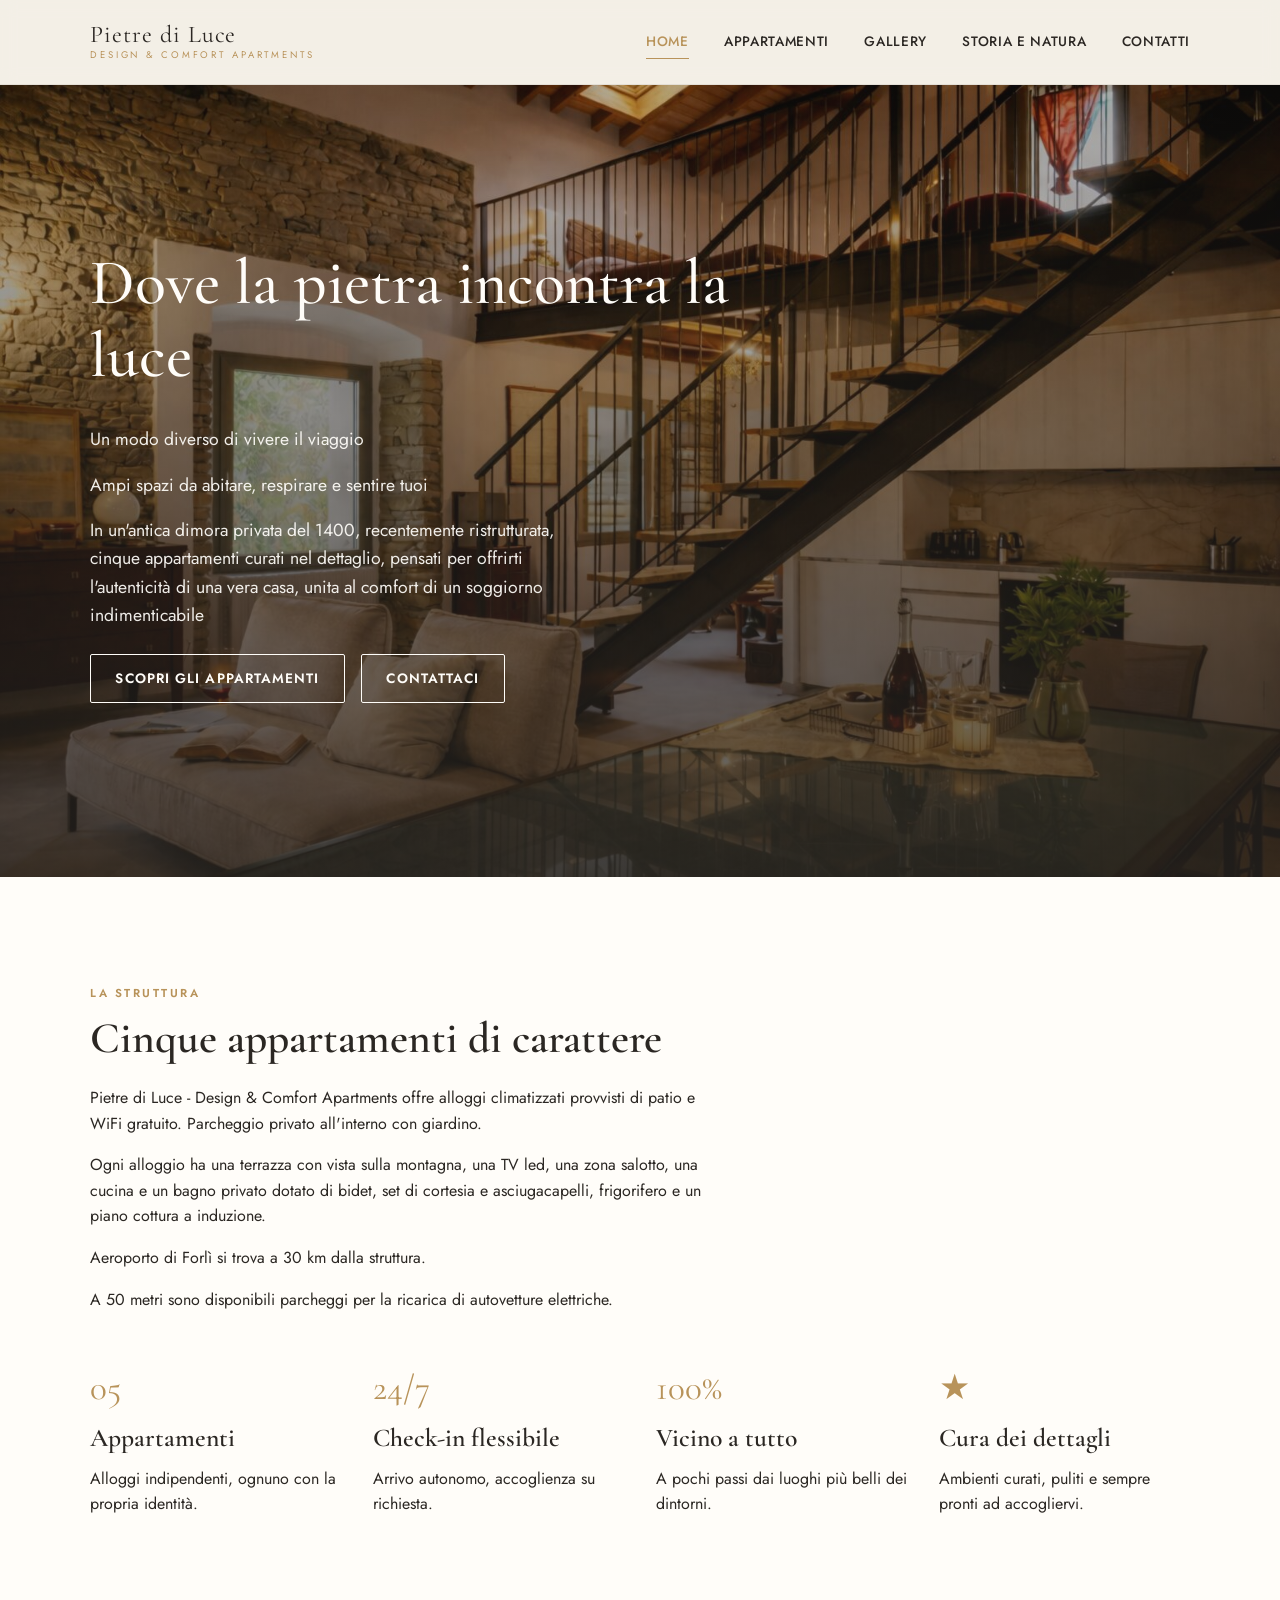
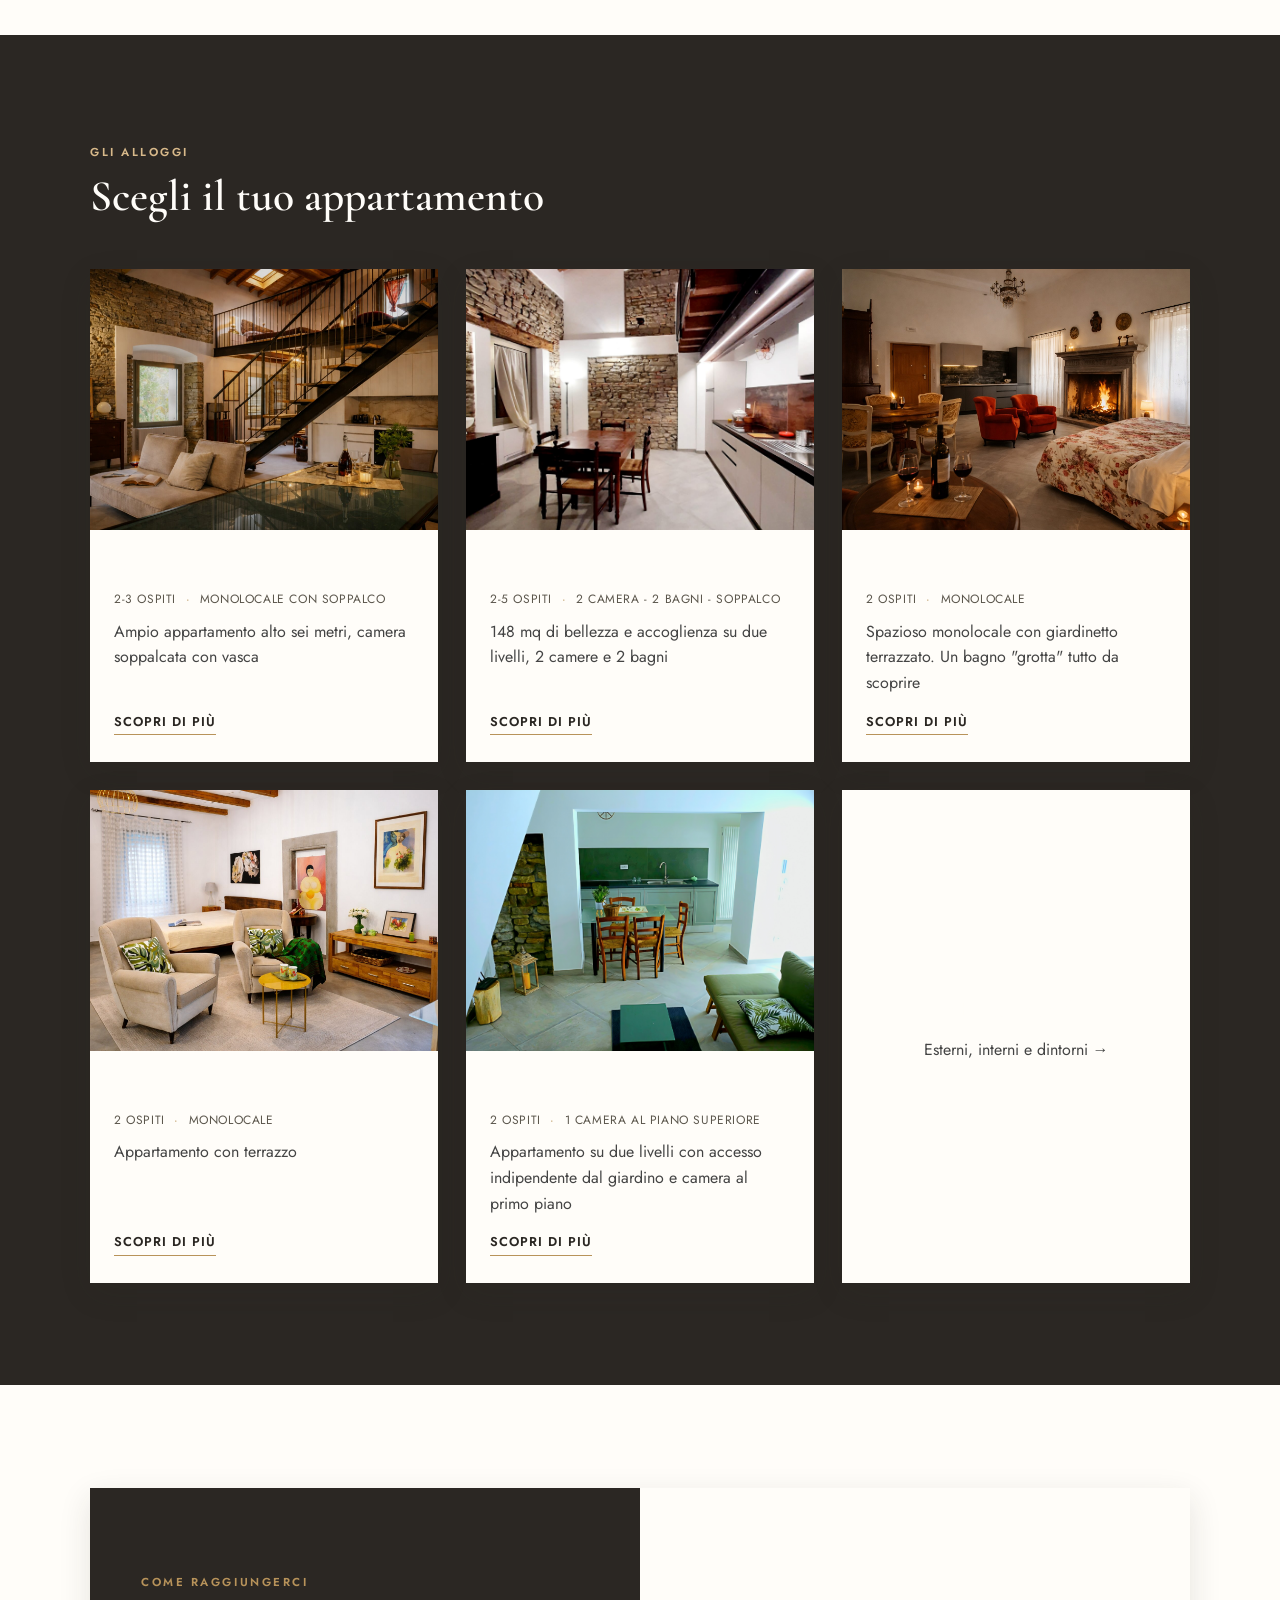
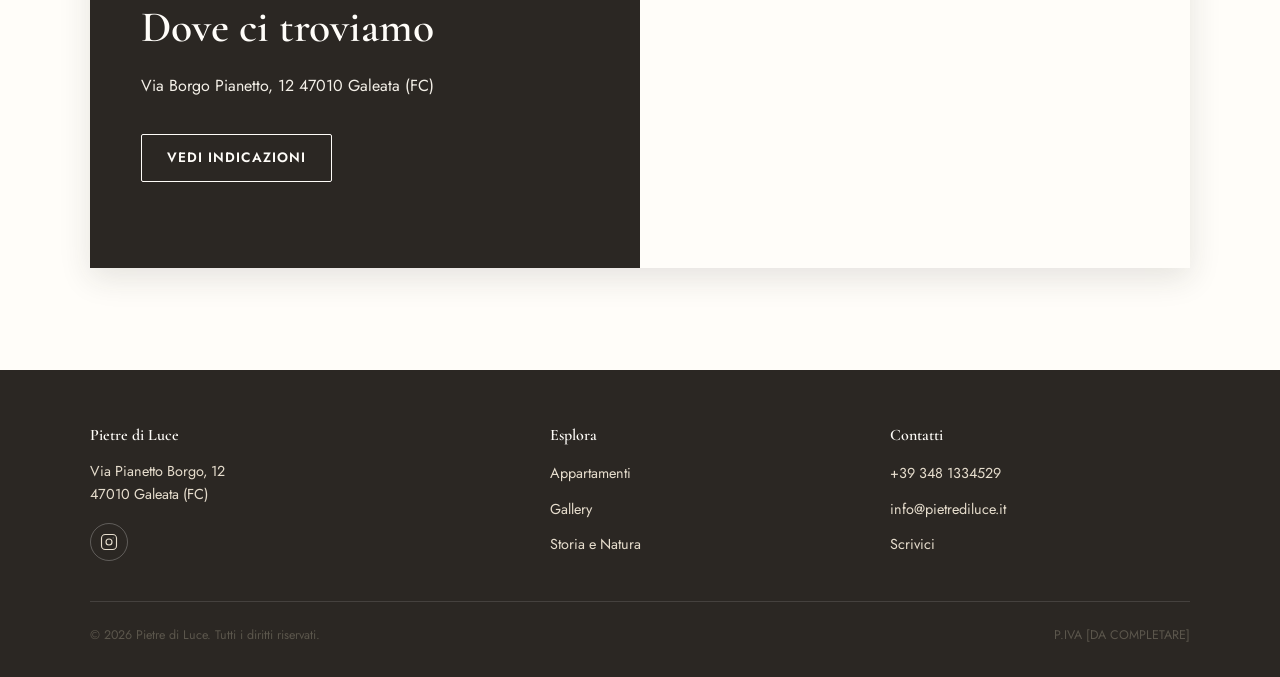
<file: index.html>
<!DOCTYPE html>
<html lang="it">
<head>
<meta charset="UTF-8">
<meta name="viewport" content="width=device-width, initial-scale=1.0">
<title>Pietre di Luce | Appartamenti in affitto breve</title>
<meta name="description" content="Pietre di Luce — appartamenti in affitto breve immersi nella luce e nella pietra del territorio. Cinque alloggi curati, a due passi dai luoghi più belli dei dintorni.">
<link rel="preconnect" href="https://fonts.googleapis.com">
<link href="https://fonts.googleapis.com/css2?family=Cormorant+Garamond:wght@500;600;700&family=Jost:wght@400;500;600&display=swap" rel="stylesheet">
<link rel="stylesheet" href="css/style.css">
</head>
<body>

<header class="site-header">
  <div class="container">
    <a href="index.html" class="logo">Pietre di Luce<span>Design &amp; Comfort Apartments</span></a>
    <nav class="nav-principale">
      <a href="index.html" class="attivo">Home</a>
      <a href="appartamenti.html">Appartamenti</a>
      <a href="foto.html">Gallery</a>
      <!--<a href="video.html">Video</a>-->
      <a href="dintorni.html">Storia e Natura</a>
      <a href="contatti.html">Contatti</a>
    </nav>
    <button class="menu-toggle" aria-label="Apri menu"><span></span><span></span><span></span></button>
  </div>
</header>

<section class="hero">
  <div class="container">
    <div class="hero-testo">
      <span class="eyebrow"></span>
      <h1>Dove la pietra incontra la luce</h1>
	  <p class="intro">Un modo diverso di vivere il viaggio</p>
	  <p class="intro">Ampi spazi da abitare, respirare e sentire tuoi</p>
      <p class="intro">In un'antica dimora privata del 1400, recentemente ristrutturata, cinque appartamenti curati nel dettaglio, pensati per offrirti l'autenticità di una vera casa, unita al comfort di un soggiorno indimenticabile</p>
      <div class="hero-azioni">
        <a href="appartamenti.html" class="btn btn-chiaro">Scopri gli appartamenti</a>
        <a href="contatti.html" class="btn btn-outline" style="border-color:#fffdf9; color:#fffdf9;">Contattaci</a>
      </div>
    </div>
  </div>
</section>

<section class="sezione-chiara">
  <div class="container">
    <div class="sezione-intro">
      <span class="eyebrow">La struttura</span>
      <h2>Cinque appartamenti di carattere</h2>
      <p>Pietre di Luce - Design & Comfort Apartments offre alloggi climatizzati provvisti di patio e WiFi gratuito. Parcheggio privato all'interno con giardino.</p>
	  <p>Ogni alloggio ha una terrazza con vista sulla montagna, una TV led, una zona salotto, una cucina e un bagno privato dotato di bidet, set di cortesia e asciugacapelli, frigorifero e un piano cottura a induzione.</p>
	  <p>Aeroporto di Forlì si trova a 30 km dalla struttura.</p>
	  <p>A 50 metri sono disponibili parcheggi per la ricarica di autovetture elettriche.</p>
    </div>

    <div class="griglia-servizi">
      <div class="servizio">
        <span class="numero">05</span>
        <h3>Appartamenti</h3>
        <p>Alloggi indipendenti, ognuno con la propria identità.</p>
      </div>
      <div class="servizio">
        <span class="numero">24/7</span>
        <h3>Check-in flessibile</h3>
        <p>Arrivo autonomo, accoglienza su richiesta.</p>
      </div>
      <div class="servizio">
        <span class="numero">100%</span>
        <h3>Vicino a tutto</h3>
        <p>A pochi passi dai luoghi più belli dei dintorni.</p>
      </div>
      <div class="servizio">
        <span class="numero">★</span>
        <h3>Cura dei dettagli</h3>
        <p>Ambienti curati, puliti e sempre pronti ad accogliervi.</p>
      </div>
    </div>
  </div>
</section>

<section class="sezione-scura">
  <div class="container">
    <div class="sezione-intro">
      <span class="eyebrow">Gli alloggi</span>
      <h2>Scegli il tuo appartamento</h2>
    </div>

    <div class="griglia-app">
      <div class="card-app">
        <a href="appartamento1.html" class="thumb"><img src="immagini/appartamento1/1.jpg" alt="Appartamento 1"></a>
        <div class="info">
          <h3>Appartamento 1</h3>
          <div class="tag-riga"><span>2-3 ospiti</span><span>Monolocale con soppalco</span></div>
          <p>Ampio appartamento alto sei metri, camera soppalcata con vasca</p>
          <a href="appartamento1.html" class="link-scopri">Scopri di più</a>
        </div>
      </div>
      <div class="card-app">
        <a href="appartamento2.html" class="thumb"><img src="immagini/appartamento2/1.jpg" alt="Appartamento 2"></a>
        <div class="info">
          <h3>Appartamento 2</h3>
          <div class="tag-riga"><span>2-5 ospiti</span><span>2 camera - 2 bagni - Soppalco</span></div>
          <p>148 mq di bellezza e accoglienza su due livelli, 2 camere e 2 bagni</p>
          <a href="appartamento2.html" class="link-scopri">Scopri di più</a>
        </div>
      </div>
      <div class="card-app">
        <a href="appartamento3.html" class="thumb"><img src="immagini/appartamento3/1.jpg" alt="Appartamento 3"></a>
        <div class="info">
          <h3>Appartamento 3</h3>
          <div class="tag-riga"><span>2 ospiti</span><span>Monolocale</span></div>
          <p>Spazioso monolocale con giardinetto terrazzato. Un bagno "grotta" tutto da scoprire</p>
          <a href="appartamento3.html" class="link-scopri">Scopri di più</a>
        </div>
      </div>
      <div class="card-app">
        <a href="appartamento4.html" class="thumb"><img src="immagini/appartamento4/1.jpg" alt="Appartamento 4"></a>
        <div class="info">
          <h3>Appartamento 4</h3>
          <div class="tag-riga"><span>2 ospiti</span><span>Monolocale</span></div>
          <p>Appartamento con terrazzo</p>
          <a href="appartamento4.html" class="link-scopri">Scopri di più</a>
        </div>
      </div>
      <div class="card-app">
        <a href="appartamento5.html" class="thumb"><img src="immagini/appartamento5/1.jpg" alt="Appartamento 5"></a>
        <div class="info">
          <h3>Appartamento 5</h3>
          <div class="tag-riga"><span>2 ospiti</span><span>1 camera al piano superiore</span></div>
          <p>Appartamento su due livelli con accesso indipendente dal giardino e camera al primo piano</p>
          <a href="appartamento5.html" class="link-scopri">Scopri di più</a>
        </div>
      </div>
      <div class="card-app" style="align-items:center; justify-content:center; display:flex;">
        <a href="foto.html" style="padding:2rem; text-align:center; color:#fffdf9;">
          <h3 style="color:#fffdf9;">Vedi tutte le foto</h3>
          <p style="color:#444;">Esterni, interni e dintorni →</p>
        </a>
      </div>
    </div>
  </div>
</section>

<section class="sezione-chiara">
  <div class="container">
    <div class="blocco-mappa">
      <div class="testo-mappa">
        <span class="eyebrow">Come raggiungerci</span>
        <h2>Dove ci troviamo</h2>
        <p>Via Borgo Pianetto, 12 47010 Galeata (FC)</p>
        <a href="contatti.html#mappa" class="btn btn-chiaro">Vedi indicazioni</a>
      </div>
      <iframe 
		src="https://www.google.com/maps?q=Italia&output=embed"
        allowfullscreen loading="lazy" referrerpolicy="no-referrer-when-downgrade"
        title="Mappa Pietre di Luce"></iframe>
    </div>
  </div>
</section>

<footer class="site-footer">
  <div class="container">
    <div class="footer-griglia">
      <div>
        <h4>Pietre di Luce</h4>
        <p>Via Pianetto Borgo, 12<br>47010 Galeata (FC)</p>
        <div class="footer-social">
          <a href="https://www.instagram.com/pietrediluce_apartments/" target="_blank" rel="noopener" aria-label="Instagram">
            <svg viewBox="0 0 24 24" fill="none" stroke="currentColor" stroke-width="1.5" style="width:18px;height:18px;"><rect x="2" y="2" width="20" height="20" rx="5"/><circle cx="12" cy="12" r="4"/><circle cx="17.5" cy="6.5" r="0.6" fill="currentColor" stroke="none"/></svg>
          </a>
        </div>
      </div>
      <div>
        <h4>Esplora</h4>
        <ul>
          <li><a href="appartamenti.html">Appartamenti</a></li>
          <li><a href="foto.html">Gallery</a></li>
          <!--<li><a href="video.html">Video</a></li>-->
          <li><a href="dintorni.html">Storia e Natura</a></li>
        </ul>
      </div>
      <div>
        <h4>Contatti</h4>
        <ul>
          <li><a href="tel:+39DACOMPLETARE">+39 348 1334529</a></li>
          <li><a href="mailto:info@pietrediluce.it">info@pietrediluce.it</a></li>
          <li><a href="contatti.html">Scrivici</a></li>
        </ul>
      </div>
    </div>
    <div class="footer-bottom">
      <span>© <span id="anno"></span> Pietre di Luce. Tutti i diritti riservati.</span>
      <span>P.IVA [DA COMPLETARE]</span>
    </div>
  </div>
</footer>

<script>document.getElementById('anno').textContent = new Date().getFullYear();</script>
<script src="js/script.js"></script>
</body>
</html>
</file>
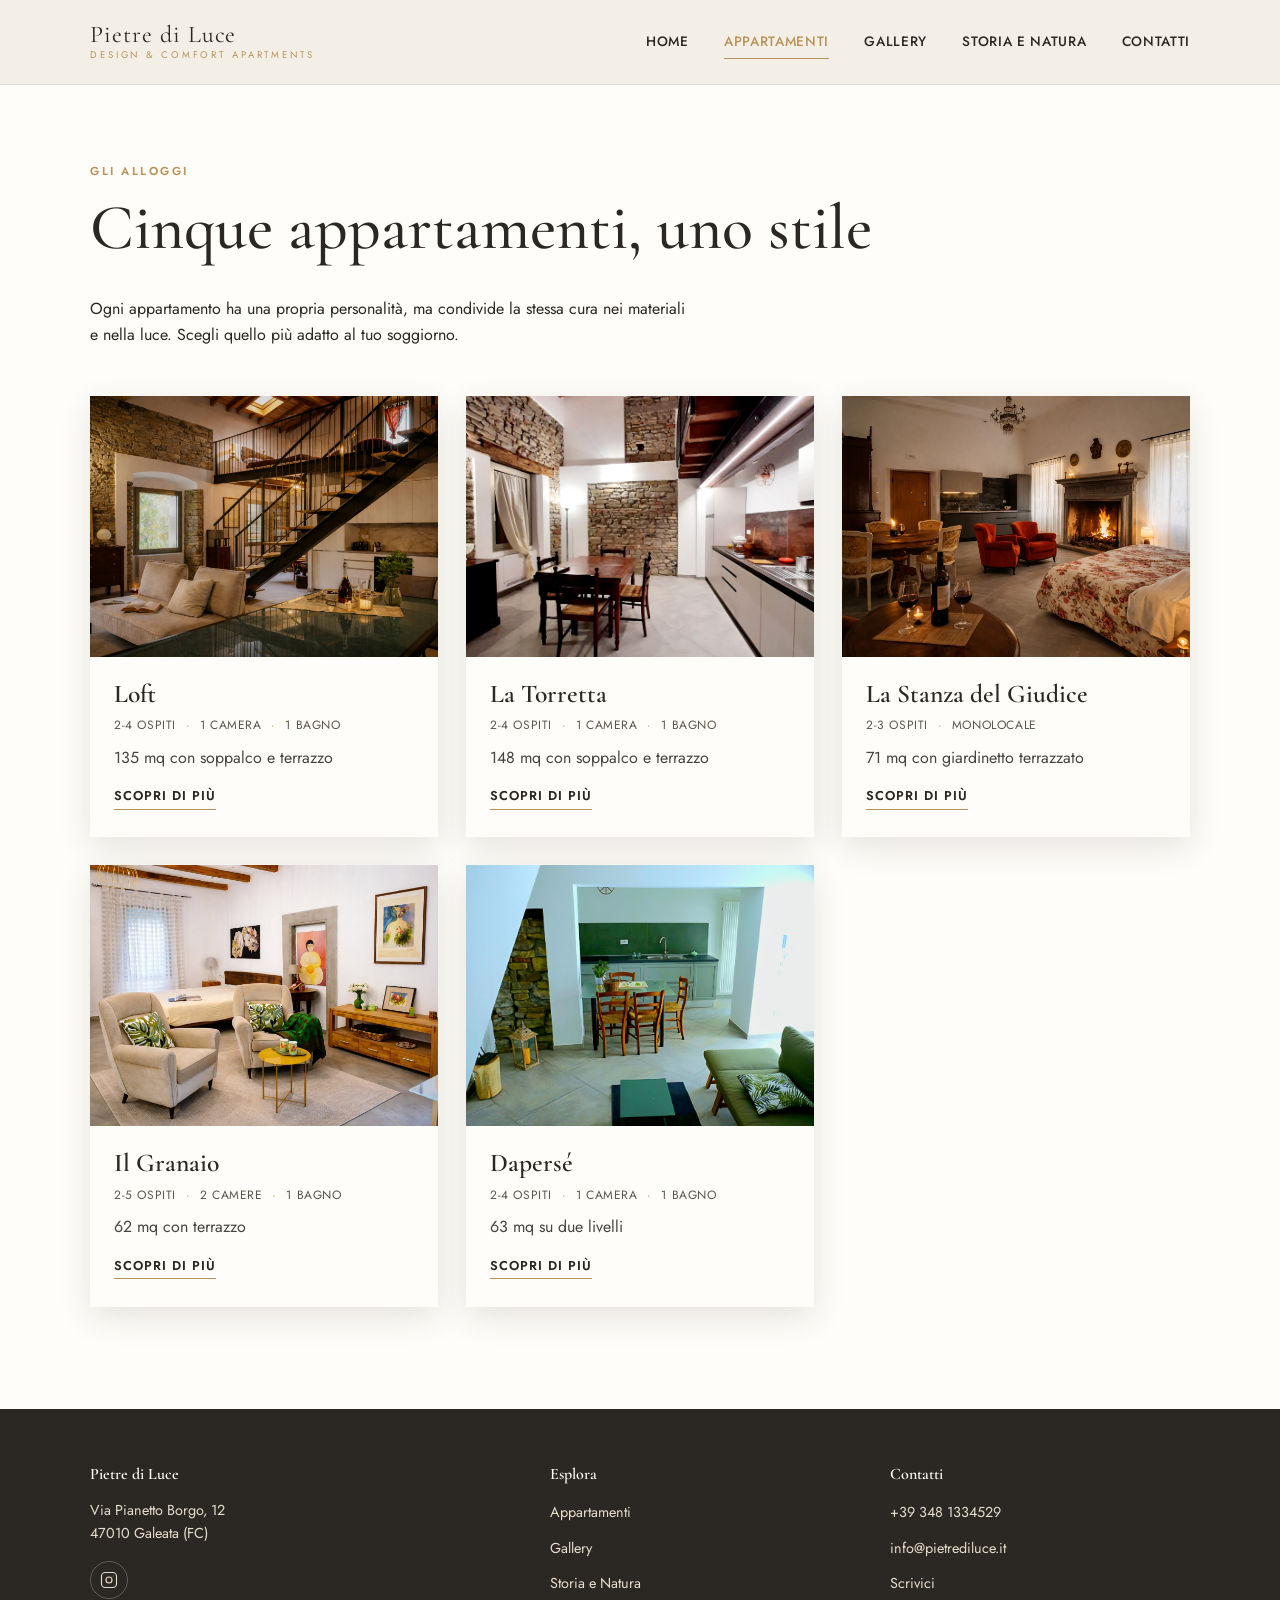
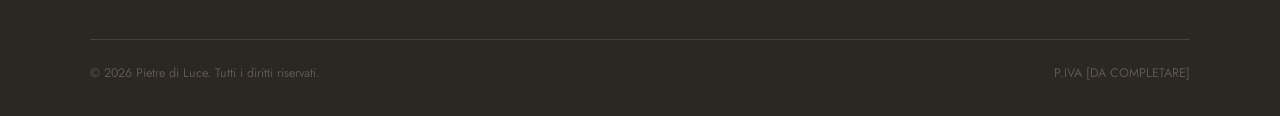
<file: appartamenti.html>
<!DOCTYPE html>
<html lang="it">
<head>
<meta charset="UTF-8">
<meta name="viewport" content="width=device-width, initial-scale=1.0">
<title>Appartamenti | Pietre di Luce</title>
<meta name="description" content="I cinque appartamenti di Pietre di Luce: ambienti curati, spazi diversi per ogni esigenza di soggiorno.">
<link rel="preconnect" href="https://fonts.googleapis.com">
<link href="https://fonts.googleapis.com/css2?family=Cormorant+Garamond:wght@500;600;700&family=Jost:wght@400;500;600&display=swap" rel="stylesheet">
<link rel="stylesheet" href="css/style.css">
</head>
<body>

<header class="site-header">
  <div class="container">
    <a href="index.html" class="logo">Pietre di Luce<span>Design &amp; Comfort Apartments</span></a>
    <nav class="nav-principale">
      <a href="index.html">Home</a>
      <a href="appartamenti.html" class="attivo">Appartamenti</a>
      <a href="foto.html">Gallery</a>
      <!--<a href="video.html">Video</a>-->
      <a href="dintorni.html">Storia e Natura</a>
      <a href="contatti.html">Contatti</a>
    </nav>
    <button class="menu-toggle" aria-label="Apri menu"><span></span><span></span><span></span></button>
  </div>
</header>

<section style="padding-top:4.5rem; padding-bottom:1rem;" class="sezione-chiara">
  <div class="container">
    <span class="eyebrow">Gli alloggi</span>
    <h1>Cinque appartamenti, uno stile</h1>
    <p style="max-width:600px;">Ogni appartamento ha una propria personalità, ma condivide la stessa cura nei materiali e nella luce. Scegli quello più adatto al tuo soggiorno.</p>
  </div>
</section>

<section class="sezione-chiara" style="padding-top:1rem;">
  <div class="container">
    <div class="griglia-app">

      <div class="card-app">
        <a href="appartamento1.html" class="thumb"><img src="immagini/appartamento1/1.jpg" alt="Appartamento 1"></a>
        <div class="info">
          <h3>Loft</h3>
          <div class="tag-riga"><span>2-4 ospiti</span><span>1 camera</span><span>1 bagno</span></div>
          <p>135 mq con soppalco e terrazzo</p>
          <a href="appartamento1.html" class="link-scopri">Scopri di più</a>
        </div>
      </div>

      <div class="card-app">
        <a href="appartamento2.html" class="thumb"><img src="immagini/appartamento2/1.jpg" alt="Appartamento 2"></a>
        <div class="info">
          <h3>La Torretta</h3>
          <div class="tag-riga"><span>2-4 ospiti</span><span>1 camera</span><span>1 bagno</span></div>
          <p>148 mq con soppalco e terrazzo</p>
          <a href="appartamento2.html" class="link-scopri">Scopri di più</a>
        </div>
      </div>

      <div class="card-app">
        <a href="appartamento3.html" class="thumb"><img src="immagini/appartamento3/1.jpg" alt="Appartamento 3"></a>
        <div class="info">
          <h3>La Stanza del Giudice</h3>
          <div class="tag-riga"><span>2-3 ospiti</span><span>Monolocale</span></div>
          <p>71 mq con giardinetto terrazzato</p>
          <a href="appartamento3.html" class="link-scopri">Scopri di più</a>
        </div>
      </div>

      <div class="card-app">
        <a href="appartamento4.html" class="thumb"><img src="immagini/appartamento4/1.jpg" alt="Appartamento 4"></a>
        <div class="info">
          <h3>Il Granaio</h3>
          <div class="tag-riga"><span>2-5 ospiti</span><span>2 camere</span><span>1 bagno</span></div>
          <p>62 mq con terrazzo</p>
          <a href="appartamento4.html" class="link-scopri">Scopri di più</a>
        </div>
      </div>

      <div class="card-app">
        <a href="appartamento5.html" class="thumb"><img src="immagini/appartamento5/1.jpg" alt="Appartamento 5"></a>
        <div class="info">
          <h3>Dapersé</h3>
          <div class="tag-riga"><span>2-4 ospiti</span><span>1 camera</span><span>1 bagno</span></div>
          <p>63 mq su due livelli</p>
          <a href="appartamento5.html" class="link-scopri">Scopri di più</a>
        </div>
      </div>

    </div>
  </div>
</section>

<footer class="site-footer">
  <div class="container">
    <div class="footer-griglia">
      <div>
        <h4>Pietre di Luce</h4>
        <p>Via Pianetto Borgo, 12<br>47010 Galeata (FC)</p>
        <div class="footer-social">
          <a href="https://www.instagram.com/pietrediluce_apartments/" target="_blank" rel="noopener" aria-label="Instagram">
            <svg viewBox="0 0 24 24" fill="none" stroke="currentColor" stroke-width="1.5" style="width:18px;height:18px;"><rect x="2" y="2" width="20" height="20" rx="5"/><circle cx="12" cy="12" r="4"/><circle cx="17.5" cy="6.5" r="0.6" fill="currentColor" stroke="none"/></svg>
          </a>
        </div>
      </div>
      <div>
        <h4>Esplora</h4>
        <ul>
          <li><a href="appartamenti.html">Appartamenti</a></li>
          <li><a href="foto.html">Gallery</a></li>
          <!--<li><a href="video.html">Video</a></li>-->
          <li><a href="dintorni.html">Storia e Natura</a></li>
        </ul>
      </div>
      <div>
        <h4>Contatti</h4>
        <ul>
          <li><a href="tel:+39DACOMPLETARE">+39 348 1334529</a></li>
          <li><a href="mailto:info@pietrediluce.it">info@pietrediluce.it</a></li>
          <li><a href="contatti.html">Scrivici</a></li>
        </ul>
      </div>
    </div>
    <div class="footer-bottom">
      <span>© <span id="anno"></span> Pietre di Luce. Tutti i diritti riservati.</span>
      <span>P.IVA [DA COMPLETARE]</span>
    </div>
  </div>
</footer>

<script>document.getElementById('anno').textContent = new Date().getFullYear();</script>
<script src="js/script.js"></script>
</body>
</html>
</file>
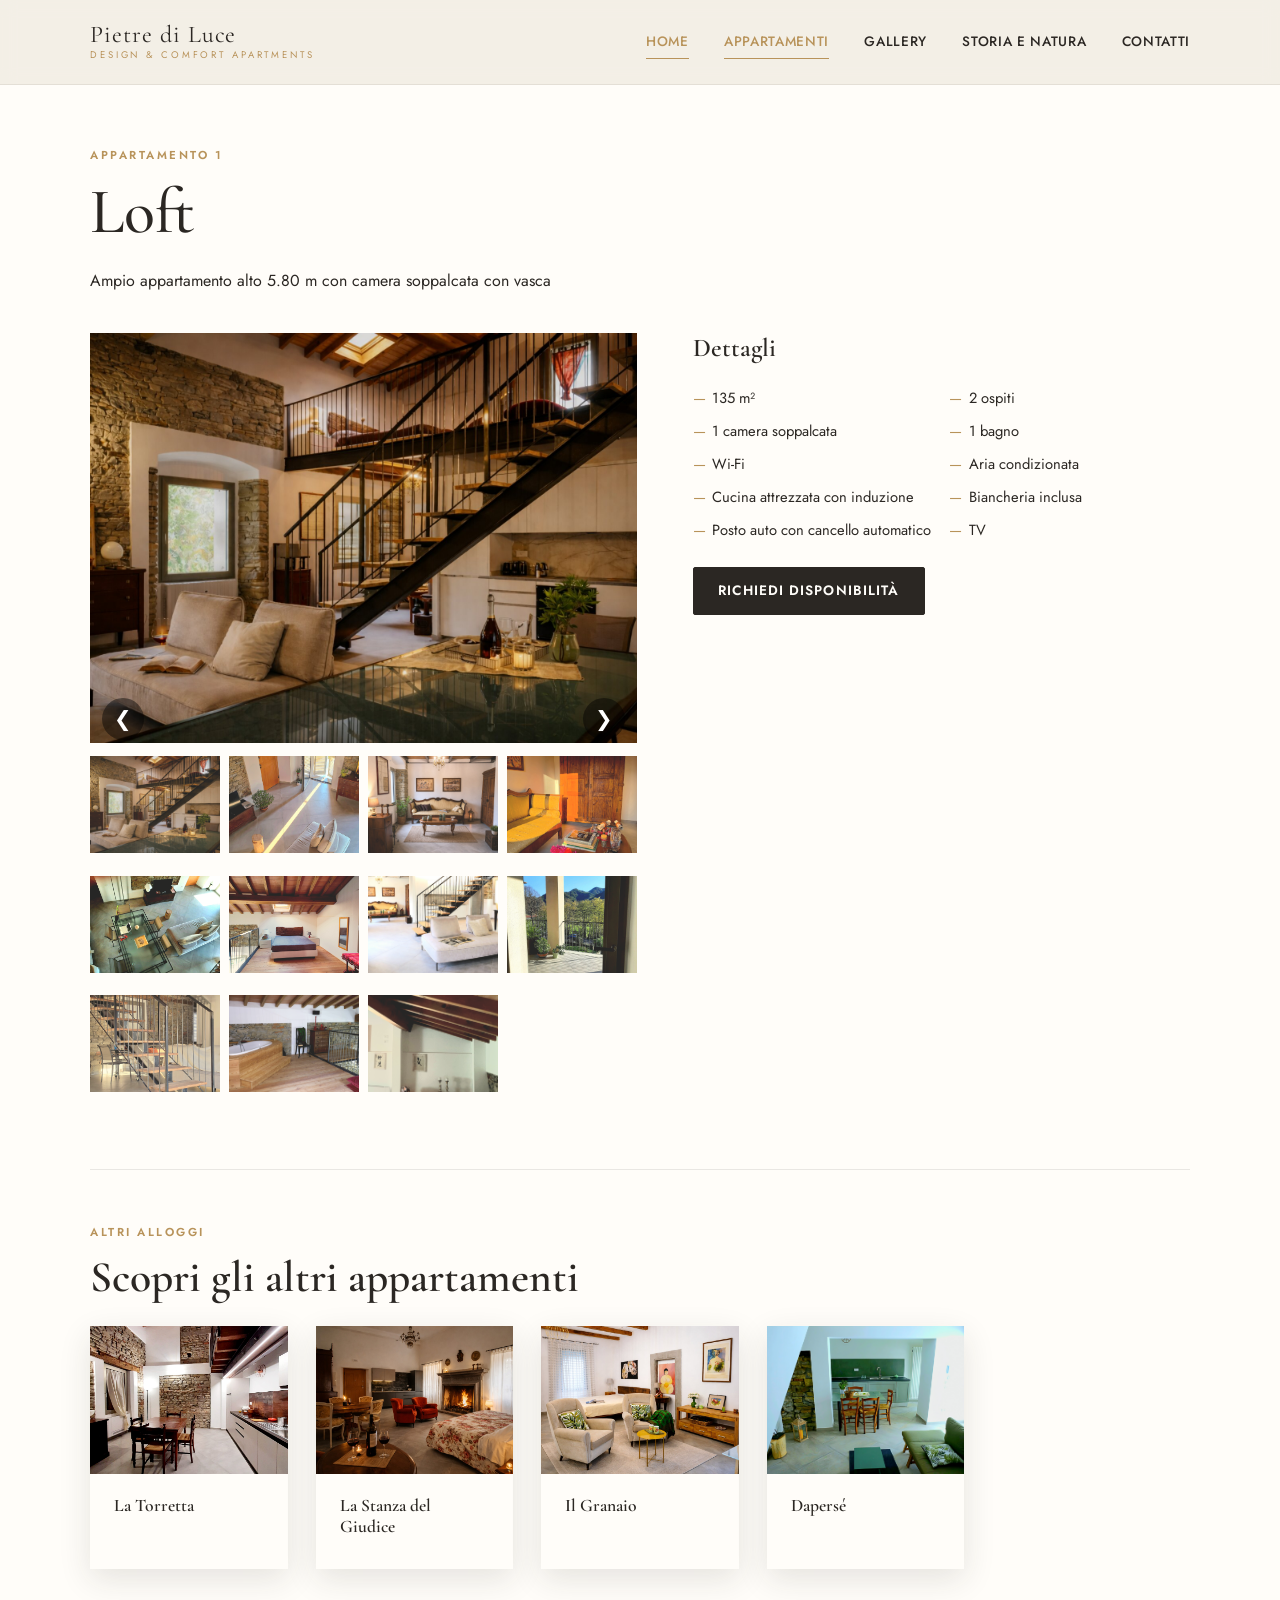
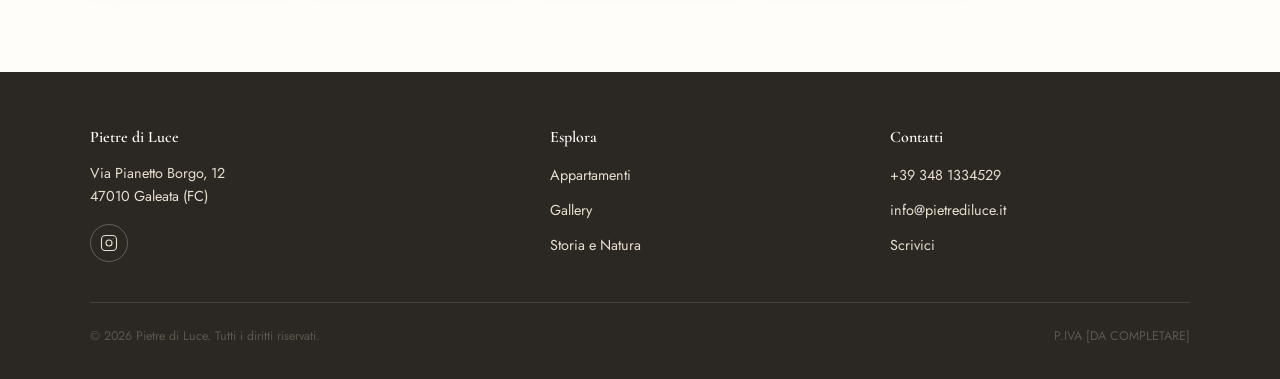
<file: appartamento1.html>
<!DOCTYPE html>
<html lang="it">
<head>
<meta charset="UTF-8">
<meta name="viewport" content="width=device-width, initial-scale=1.0">
<title>Appartamento 1 | Pietre di Luce</title>
<meta name="description" content="Appartamento 1 — Pietre di Luce, appartamenti in affitto breve.">
<link rel="preconnect" href="https://fonts.googleapis.com">
<link href="https://fonts.googleapis.com/css2?family=Cormorant+Garamond:wght@500;600;700&family=Jost:wght@400;500;600&display=swap" rel="stylesheet">
<link rel="stylesheet" href="css/style.css">
</head>
<body>

<header class="site-header">
  <div class="container">
    <a href="index.html" class="logo">Pietre di Luce<span>Design &amp; Comfort Apartments</span></a>
    <nav class="nav-principale">
      <a href="index.html" class="attivo">Home</a>
      <a href="appartamenti.html" class="attivo">Appartamenti</a>
      <a href="foto.html">Gallery</a>
      <!--<a href="video.html">Video</a>-->
      <a href="dintorni.html">Storia e Natura</a>
      <a href="contatti.html">Contatti</a>
    </nav>
    <button class="menu-toggle" aria-label="Apri menu"><span></span><span></span><span></span></button>
  </div>
</header>

<section class="sezione-chiara" style="padding-top:3.5rem;">
  <div class="container">
    <span class="eyebrow">Appartamento 1</span>
    <h1 style="margin-bottom:.3em;">Loft</h1>
    <p style="max-width:560px; margin-bottom:2.5rem;">Ampio appartamento alto 5.80 m con camera soppalcata con vasca</p>

    <div class="scheda-app">
      <div class="galleria-principale" style="position:relative;">
        <img src="immagini/appartamento1/1.jpg" alt="Appartamento 1 - foto principale" id="foto-principale">
        <button type="button" class="freccia-galleria freccia-sx" aria-label="Foto precedente" onclick="cambiaFoto(-1)" style="position:absolute; top:50%; left:12px; transform:translateY(-50%); width:42px; height:42px; border:none; border-radius:50%; background:rgba(0,0,0,.45); color:#fff; font-size:1.3rem; line-height:1; cursor:pointer; display:flex; align-items:center; justify-content:center;">&#10094;</button>
        <button type="button" class="freccia-galleria freccia-dx" aria-label="Foto successiva" onclick="cambiaFoto(1)" style="position:absolute; top:50%; right:12px; transform:translateY(-50%); width:42px; height:42px; border:none; border-radius:50%; background:rgba(0,0,0,.45); color:#fff; font-size:1.3rem; line-height:1; cursor:pointer; display:flex; align-items:center; justify-content:center;">&#10095;</button>
        <div class="galleria-thumb">
          <img src="immagini/appartamento1/1.jpg" alt="Appartamento 1 - foto 1">
          <img src="immagini/appartamento1/2.jpg" alt="Appartamento 1 - foto 2">
          <img src="immagini/appartamento1/3.jpg" alt="Appartamento 1 - foto 3">
          <img src="immagini/appartamento1/4.jpg" alt="Appartamento 1 - foto 4">
          <img src="immagini/appartamento1/5.jpg" alt="Appartamento 1 - foto 5">
          <img src="immagini/appartamento1/6.jpg" alt="Appartamento 1 - foto 6">
		  <img src="immagini/appartamento1/7.jpg" alt="Appartamento 1 - foto 7">
		  <img src="immagini/appartamento1/8.jpg" alt="Appartamento 1 - foto 8">
		  <img src="immagini/appartamento1/9.jpg" alt="Appartamento 1 - foto 9">
		  <img src="immagini/appartamento1/10.jpg" alt="Appartamento 1 - foto 10">
		  <img src="immagini/appartamento1/11.jpg" alt="Appartamento 1 - foto 11">
        </div>
      </div>

      <div>
        <h3>Dettagli</h3>
        <ul class="lista-dotazioni">
		  <li>135 m²</li>
          <li>2 ospiti</li>
          <li>1 camera soppalcata</li>
          <li>1 bagno</li>          
          <li>Wi-Fi</li>
          <li>Aria condizionata</li>
          <li>Cucina attrezzata con induzione</li>
          <li>Biancheria inclusa</li>
          <li>Posto auto con cancello automatico</li>
          <li>TV</li>		  
        </ul>

        <a href="contatti.html" class="btn btn-primario">Richiedi disponibilità</a>
      </div>
    </div>

    <div class="blocco-appartamenti">
      <span class="eyebrow">Altri alloggi</span>
      <h2 style="margin-bottom:1.5rem;">Scopri gli altri appartamenti</h2>
      <div class="griglia-app" style="grid-template-columns:repeat(5,1fr);">
        <a class="card-app" href="appartamento2.html" style="text-decoration:none;">
          <div class="thumb"><img src="immagini/appartamento2/1.jpg" alt="Appartamento 2"></div>
          <div class="info"><h3 style="font-size:1.1rem;">La Torretta</h3></div>
        </a>
        <a class="card-app" href="appartamento3.html" style="text-decoration:none;">
          <div class="thumb"><img src="immagini/appartamento3/1.jpg" alt="Appartamento 3"></div>
          <div class="info"><h3 style="font-size:1.1rem;">La Stanza del Giudice</h3></div>
        </a>
        <a class="card-app" href="appartamento4.html" style="text-decoration:none;">
          <div class="thumb"><img src="immagini/appartamento4/1.jpg" alt="Appartamento 4"></div>
          <div class="info"><h3 style="font-size:1.1rem;">Il Granaio</h3></div>
        </a>
        <a class="card-app" href="appartamento5.html" style="text-decoration:none;">
          <div class="thumb"><img src="immagini/appartamento5/1.jpg" alt="Appartamento 5"></div>
          <div class="info"><h3 style="font-size:1.1rem;">Dapersé</h3></div>
        </a>
      </div>
    </div>
  </div>
</section>

<footer class="site-footer">
  <div class="container">
    <div class="footer-griglia">
      <div>
        <h4>Pietre di Luce</h4>
        <p>Via Pianetto Borgo, 12<br>47010 Galeata (FC)</p>
        <div class="footer-social">
          <a href="https://www.instagram.com/pietrediluce_apartments/" target="_blank" rel="noopener" aria-label="Instagram">
            <svg viewBox="0 0 24 24" fill="none" stroke="currentColor" stroke-width="1.5" style="width:18px;height:18px;"><rect x="2" y="2" width="20" height="20" rx="5"/><circle cx="12" cy="12" r="4"/><circle cx="17.5" cy="6.5" r="0.6" fill="currentColor" stroke="none"/></svg>
          </a>
        </div>
      </div>
      <div>
        <h4>Esplora</h4>
        <ul>
          <li><a href="appartamenti.html">Appartamenti</a></li>
          <li><a href="foto.html">Gallery</a></li>
          <!--<li><a href="video.html">Video</a></li>-->
          <li><a href="dintorni.html">Storia e Natura</a></li>
        </ul>
      </div>
      <div>
        <h4>Contatti</h4>
        <ul>
          <li><a href="tel:+39DACOMPLETARE">+39 348 1334529</a></li>
          <li><a href="mailto:info@pietrediluce.it">info@pietrediluce.it</a></li>
          <li><a href="contatti.html">Scrivici</a></li>
        </ul>
      </div>
    </div>
    <div class="footer-bottom">
      <span>© <span id="anno"></span> Pietre di Luce. Tutti i diritti riservati.</span>
      <span>P.IVA [DA COMPLETARE]</span>
    </div>
  </div>
</footer>

<script>document.getElementById('anno').textContent = new Date().getFullYear();</script>
<script>
  (function() {
    var fotoPrincipale = document.getElementById('foto-principale');
    var thumbs = document.querySelectorAll('.galleria-thumb img');
    var indiceCorrente = 0;

    window.cambiaFoto = function(direzione) {
      if (!thumbs.length) return;
      indiceCorrente = (indiceCorrente + direzione + thumbs.length) % thumbs.length;
      fotoPrincipale.src = thumbs[indiceCorrente].src;
      fotoPrincipale.alt = thumbs[indiceCorrente].alt;
    };

    thumbs.forEach(function(thumb, i) {
      thumb.style.cursor = 'pointer';
      thumb.addEventListener('click', function() {
        indiceCorrente = i;
        fotoPrincipale.src = thumb.src;
        fotoPrincipale.alt = thumb.alt;
      });
    });
  })();
</script>
<script src="js/script.js"></script>
</body>
</html>
</file>
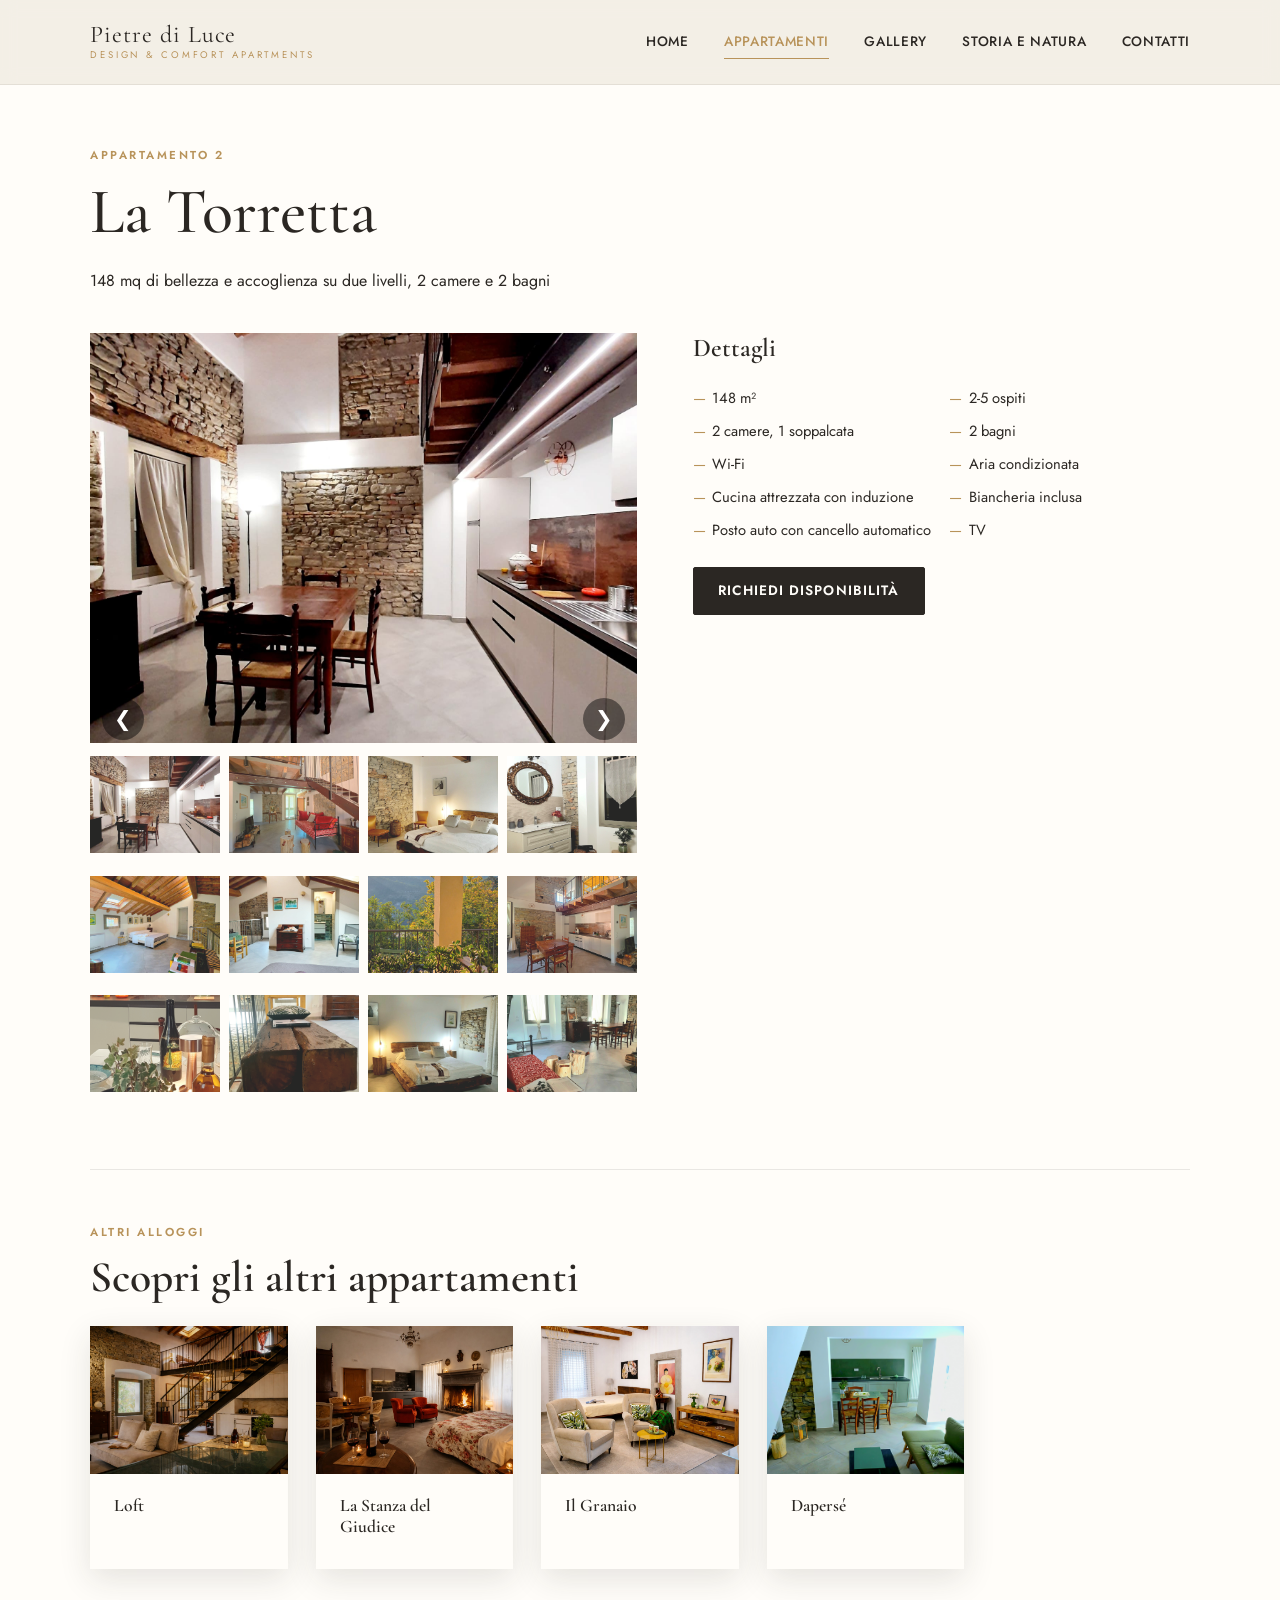
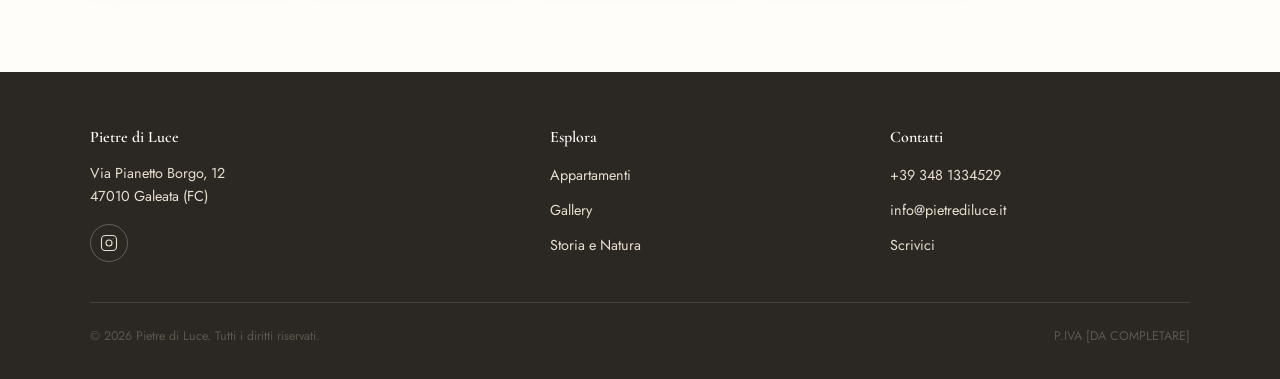
<file: appartamento2.html>
<!DOCTYPE html>
<html lang="it">
<head>
<meta charset="UTF-8">
<meta name="viewport" content="width=device-width, initial-scale=1.0">
<title>Appartamento 2 | Pietre di Luce</title>
<meta name="description" content="Appartamento 2 — Pietre di Luce, appartamenti in affitto breve.">
<link rel="preconnect" href="https://fonts.googleapis.com">
<link href="https://fonts.googleapis.com/css2?family=Cormorant+Garamond:wght@500;600;700&family=Jost:wght@400;500;600&display=swap" rel="stylesheet">
<link rel="stylesheet" href="css/style.css">
</head>
<body>

<header class="site-header">
  <div class="container">
    <a href="index.html" class="logo">Pietre di Luce<span>Design &amp; Comfort Apartments</span></a>
    <nav class="nav-principale">
      <a href="index.html">Home</a>
      <a href="appartamenti.html" class="attivo">Appartamenti</a>
      <a href="foto.html">Gallery</a>
      <!--<a href="video.html">Video</a>-->
      <a href="dintorni.html">Storia e Natura</a>
      <a href="contatti.html">Contatti</a>
    </nav>
    <button class="menu-toggle" aria-label="Apri menu"><span></span><span></span><span></span></button>
  </div>
</header>

<section class="sezione-chiara" style="padding-top:3.5rem;">
  <div class="container">
    <span class="eyebrow">Appartamento 2</span>
    <h1 style="margin-bottom:.3em;">La Torretta</h1>
    <p style="max-width:560px; margin-bottom:2.5rem;">148 mq di bellezza e accoglienza su due livelli, 2 camere e 2 bagni</p>

    <div class="scheda-app">
      <div class="galleria-principale" style="position:relative;">
        <img src="immagini/appartamento2/1.jpg" alt="Appartamento 2 - foto principale" id="foto-principale">
        <button type="button" class="freccia-galleria freccia-sx" aria-label="Foto precedente" onclick="cambiaFoto(-1)" style="position:absolute; top:50%; left:12px; transform:translateY(-50%); width:42px; height:42px; border:none; border-radius:50%; background:rgba(0,0,0,.45); color:#fff; font-size:1.3rem; line-height:1; cursor:pointer; display:flex; align-items:center; justify-content:center;">&#10094;</button>
        <button type="button" class="freccia-galleria freccia-dx" aria-label="Foto successiva" onclick="cambiaFoto(1)" style="position:absolute; top:50%; right:12px; transform:translateY(-50%); width:42px; height:42px; border:none; border-radius:50%; background:rgba(0,0,0,.45); color:#fff; font-size:1.3rem; line-height:1; cursor:pointer; display:flex; align-items:center; justify-content:center;">&#10095;</button>
        <div class="galleria-thumb">
          <img src="immagini/appartamento2/1.jpg" alt="Appartamento 2 - foto 1">
          <img src="immagini/appartamento2/2.jpg" alt="Appartamento 2 - foto 2">
          <img src="immagini/appartamento2/3.jpg" alt="Appartamento 2 - foto 3">
          <img src="immagini/appartamento2/4.jpg" alt="Appartamento 2 - foto 4">
          <img src="immagini/appartamento2/5.jpg" alt="Appartamento 2 - foto 5">
          <img src="immagini/appartamento2/6.jpg" alt="Appartamento 2 - foto 6">
		  <img src="immagini/appartamento2/7.jpg" alt="Appartamento 2 - foto 7">
          <img src="immagini/appartamento2/8.jpg" alt="Appartamento 2 - foto 8">
          <img src="immagini/appartamento2/9.jpg" alt="Appartamento 2 - foto 9">
          <img src="immagini/appartamento2/10.jpg" alt="Appartamento 2 - foto 10">
          <img src="immagini/appartamento2/11.jpg" alt="Appartamento 2 - foto 11">
          <img src="immagini/appartamento2/12.jpg" alt="Appartamento 2 - foto 12">		            
        </div>
      </div>

      <div>
        <h3>Dettagli</h3>
        <ul class="lista-dotazioni">
		  <li>148 m²</li>	
          <li>2-5 ospiti</li>
          <li>2 camere, 1 soppalcata</li>
          <li>2 bagni</li>          
          <li>Wi-Fi</li>
          <li>Aria condizionata</li>
          <li>Cucina attrezzata con induzione</li>
          <li>Biancheria inclusa</li>
          <li>Posto auto con cancello automatico</li>
          <li>TV</li>		  
        </ul>

        <a href="contatti.html" class="btn btn-primario">Richiedi disponibilità</a>
      </div>
    </div>

    <div class="blocco-appartamenti">
      <span class="eyebrow">Altri alloggi</span>
      <h2 style="margin-bottom:1.5rem;">Scopri gli altri appartamenti</h2>
      <div class="griglia-app" style="grid-template-columns:repeat(5,1fr);">
        <a class="card-app" href="appartamento1.html" style="text-decoration:none;">
          <div class="thumb"><img src="immagini/appartamento1/1.jpg" alt="Appartamento 1"></div>
          <div class="info"><h3 style="font-size:1.1rem;">Loft</h3></div>
        </a>
        <a class="card-app" href="appartamento3.html" style="text-decoration:none;">
          <div class="thumb"><img src="immagini/appartamento3/1.jpg" alt="Appartamento 3"></div>
          <div class="info"><h3 style="font-size:1.1rem;">La Stanza del Giudice</h3></div>
        </a>
        <a class="card-app" href="appartamento4.html" style="text-decoration:none;">
          <div class="thumb"><img src="immagini/appartamento4/1.jpg" alt="Appartamento 4"></div>
          <div class="info"><h3 style="font-size:1.1rem;">Il Granaio</h3></div>
        </a>
        <a class="card-app" href="appartamento5.html" style="text-decoration:none;">
          <div class="thumb"><img src="immagini/appartamento5/1.jpg" alt="Appartamento 5"></div>
          <div class="info"><h3 style="font-size:1.1rem;">Dapersé</h3></div>
        </a>
      </div>
    </div>
  </div>
</section>

<footer class="site-footer">
  <div class="container">
    <div class="footer-griglia">
      <div>
        <h4>Pietre di Luce</h4>
        <p>Via Pianetto Borgo, 12<br>47010 Galeata (FC)</p>
        <div class="footer-social">
          <a href="https://www.instagram.com/pietrediluce_apartments/" target="_blank" rel="noopener" aria-label="Instagram">
            <svg viewBox="0 0 24 24" fill="none" stroke="currentColor" stroke-width="1.5" style="width:18px;height:18px;"><rect x="2" y="2" width="20" height="20" rx="5"/><circle cx="12" cy="12" r="4"/><circle cx="17.5" cy="6.5" r="0.6" fill="currentColor" stroke="none"/></svg>
          </a>
        </div>
      </div>
      <div>
        <h4>Esplora</h4>
        <ul>
          <li><a href="appartamenti.html">Appartamenti</a></li>
          <li><a href="foto.html">Gallery</a></li>
          <!--<li><a href="video.html">Video</a></li>-->
          <li><a href="dintorni.html">Storia e Natura</a></li>
        </ul>
      </div>
      <div>
        <h4>Contatti</h4>
        <ul>
          <li><a href="tel:+39DACOMPLETARE">+39 348 1334529</a></li>
          <li><a href="mailto:info@pietrediluce.it">info@pietrediluce.it</a></li>
          <li><a href="contatti.html">Scrivici</a></li>
        </ul>
      </div>
    </div>
    <div class="footer-bottom">
      <span>© <span id="anno"></span> Pietre di Luce. Tutti i diritti riservati.</span>
      <span>P.IVA [DA COMPLETARE]</span>
    </div>
  </div>
</footer>

<script>document.getElementById('anno').textContent = new Date().getFullYear();</script>
<script>
  (function() {
    var fotoPrincipale = document.getElementById('foto-principale');
    var thumbs = document.querySelectorAll('.galleria-thumb img');
    var indiceCorrente = 0;

    window.cambiaFoto = function(direzione) {
      if (!thumbs.length) return;
      indiceCorrente = (indiceCorrente + direzione + thumbs.length) % thumbs.length;
      fotoPrincipale.src = thumbs[indiceCorrente].src;
      fotoPrincipale.alt = thumbs[indiceCorrente].alt;
    };

    thumbs.forEach(function(thumb, i) {
      thumb.style.cursor = 'pointer';
      thumb.addEventListener('click', function() {
        indiceCorrente = i;
        fotoPrincipale.src = thumb.src;
        fotoPrincipale.alt = thumb.alt;
      });
    });
  })();
</script>
<script src="js/script.js"></script>
</body>
</html>
</file>
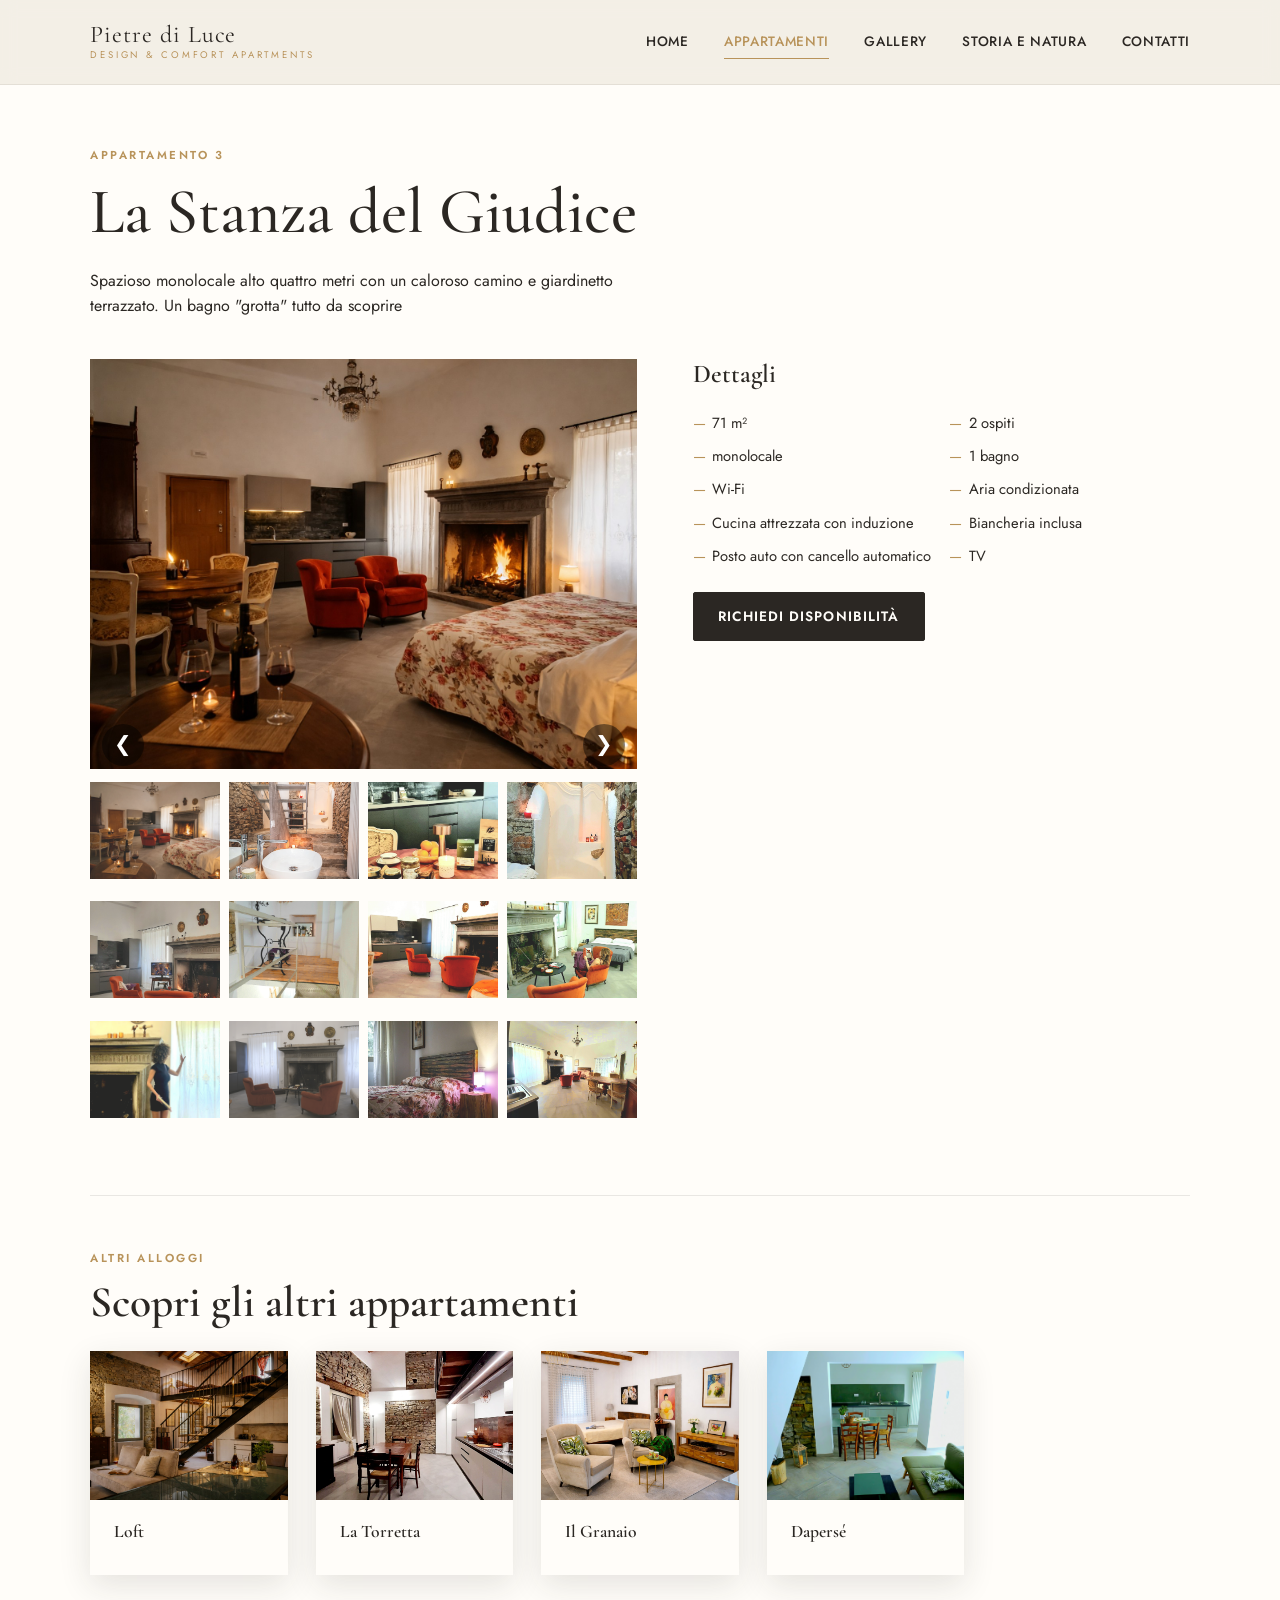
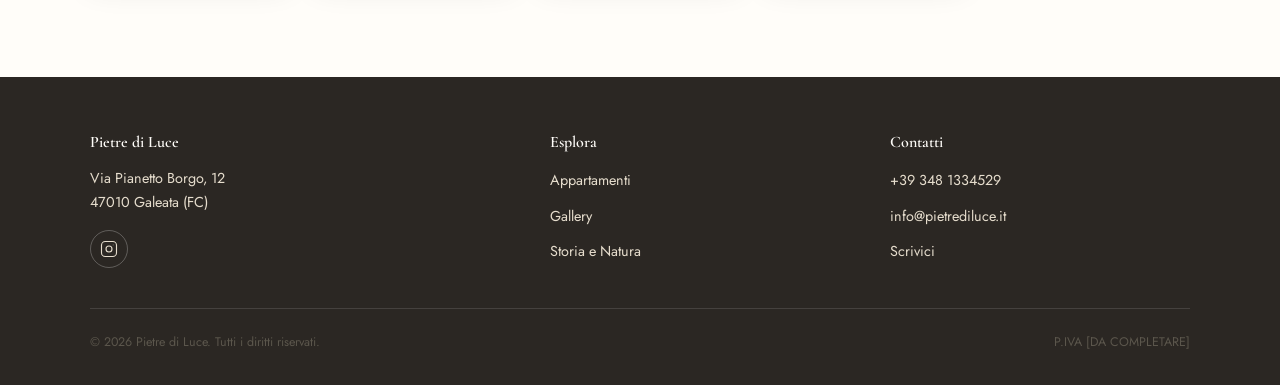
<file: appartamento3.html>
<!DOCTYPE html>
<html lang="it">
<head>
<meta charset="UTF-8">
<meta name="viewport" content="width=device-width, initial-scale=1.0">
<title>Appartamento 3 | Pietre di Luce</title>
<meta name="description" content="Appartamento 3 — Pietre di Luce, appartamenti in affitto breve.">
<link rel="preconnect" href="https://fonts.googleapis.com">
<link href="https://fonts.googleapis.com/css2?family=Cormorant+Garamond:wght@500;600;700&family=Jost:wght@400;500;600&display=swap" rel="stylesheet">
<link rel="stylesheet" href="css/style.css">
</head>
<body>

<header class="site-header">
  <div class="container">
    <a href="index.html" class="logo">Pietre di Luce<span>Design &amp; Comfort Apartments</span></a>
    <nav class="nav-principale">
      <a href="index.html">Home</a>
      <a href="appartamenti.html" class="attivo">Appartamenti</a>
      <a href="foto.html">Gallery</a>
      <!--<a href="video.html">Video</a>-->
      <a href="dintorni.html">Storia e Natura</a>
      <a href="contatti.html">Contatti</a>
    </nav>
    <button class="menu-toggle" aria-label="Apri menu"><span></span><span></span><span></span></button>
  </div>
</header>

<section class="sezione-chiara" style="padding-top:3.5rem;">
  <div class="container">
    <span class="eyebrow">Appartamento 3</span>
    <h1 style="margin-bottom:.3em;">La Stanza del Giudice</h1>
    <p style="max-width:560px; margin-bottom:2.5rem;">Spazioso monolocale alto quattro metri con un caloroso camino e giardinetto terrazzato. Un bagno "grotta" tutto da scoprire</p>

    <div class="scheda-app">
      <div class="galleria-principale" style="position:relative;">
        <img src="immagini/appartamento3/1.jpg" alt="Appartamento 3 - foto principale" id="foto-principale">
        <button type="button" class="freccia-galleria freccia-sx" aria-label="Foto precedente" onclick="cambiaFoto(-1)" style="position:absolute; top:50%; left:12px; transform:translateY(-50%); width:42px; height:42px; border:none; border-radius:50%; background:rgba(0,0,0,.45); color:#fff; font-size:1.3rem; line-height:1; cursor:pointer; display:flex; align-items:center; justify-content:center;">&#10094;</button>
        <button type="button" class="freccia-galleria freccia-dx" aria-label="Foto successiva" onclick="cambiaFoto(1)" style="position:absolute; top:50%; right:12px; transform:translateY(-50%); width:42px; height:42px; border:none; border-radius:50%; background:rgba(0,0,0,.45); color:#fff; font-size:1.3rem; line-height:1; cursor:pointer; display:flex; align-items:center; justify-content:center;">&#10095;</button>
        <div class="galleria-thumb">
          <img src="immagini/appartamento3/1.jpg" alt="Appartamento 3 - foto 1">
          <img src="immagini/appartamento3/2.jpg" alt="Appartamento 3 - foto 2">
          <img src="immagini/appartamento3/3.jpg" alt="Appartamento 3 - foto 3">
          <img src="immagini/appartamento3/4.jpg" alt="Appartamento 3 - foto 4">
          <img src="immagini/appartamento3/5.jpg" alt="Appartamento 3 - foto 5">
          <img src="immagini/appartamento3/6.jpg" alt="Appartamento 3 - foto 6">
		  <img src="immagini/appartamento3/7.jpg" alt="Appartamento 3 - foto 7">
          <img src="immagini/appartamento3/8.jpg" alt="Appartamento 3 - foto 8">
          <img src="immagini/appartamento3/9.jpg" alt="Appartamento 3 - foto 9">
          <img src="immagini/appartamento3/10.jpg" alt="Appartamento 3 - foto 10">
          <img src="immagini/appartamento3/11.jpg" alt="Appartamento 3 - foto 11">
          <img src="immagini/appartamento3/12.jpg" alt="Appartamento 3 - foto 12">		
        </div>
      </div>

      <div>
        <h3>Dettagli</h3>
        <ul class="lista-dotazioni">
		  <li>71 m²</li>
          <li>2 ospiti</li>
          <li>monolocale</li>
          <li>1 bagno</li>
          <li>Wi-Fi</li>
          <li>Aria condizionata</li>
          <li>Cucina attrezzata con induzione</li>
          <li>Biancheria inclusa</li>
          <li>Posto auto con cancello automatico</li>
          <li>TV</li>
        </ul>

        <a href="contatti.html" class="btn btn-primario">Richiedi disponibilità</a>
      </div>
    </div>

    <div class="blocco-appartamenti">
      <span class="eyebrow">Altri alloggi</span>
      <h2 style="margin-bottom:1.5rem;">Scopri gli altri appartamenti</h2>
      <div class="griglia-app" style="grid-template-columns:repeat(5,1fr);">
        <a class="card-app" href="appartamento1.html" style="text-decoration:none;">
          <div class="thumb"><img src="immagini/appartamento1/1.jpg" alt="Appartamento 1"></div>
          <div class="info"><h3 style="font-size:1.1rem;">Loft</h3></div>
        </a>
        <a class="card-app" href="appartamento2.html" style="text-decoration:none;">
          <div class="thumb"><img src="immagini/appartamento2/1.jpg" alt="Appartamento 2"></div>
          <div class="info"><h3 style="font-size:1.1rem;">La Torretta</h3></div>
        </a>
        <a class="card-app" href="appartamento4.html" style="text-decoration:none;">
          <div class="thumb"><img src="immagini/appartamento4/1.jpg" alt="Appartamento 4"></div>
          <div class="info"><h3 style="font-size:1.1rem;">Il Granaio</h3></div>
        </a>
        <a class="card-app" href="appartamento5.html" style="text-decoration:none;">
          <div class="thumb"><img src="immagini/appartamento5/1.jpg" alt="Appartamento 5"></div>
          <div class="info"><h3 style="font-size:1.1rem;">Dapersé</h3></div>
        </a>
      </div>
    </div>
  </div>
</section>

<footer class="site-footer">
  <div class="container">
    <div class="footer-griglia">
      <div>
        <h4>Pietre di Luce</h4>
        <p>Via Pianetto Borgo, 12<br>47010 Galeata (FC)</p>
        <div class="footer-social">
          <a href="https://www.instagram.com/pietrediluce_apartments/" target="_blank" rel="noopener" aria-label="Instagram">
            <svg viewBox="0 0 24 24" fill="none" stroke="currentColor" stroke-width="1.5" style="width:18px;height:18px;"><rect x="2" y="2" width="20" height="20" rx="5"/><circle cx="12" cy="12" r="4"/><circle cx="17.5" cy="6.5" r="0.6" fill="currentColor" stroke="none"/></svg>
          </a>
        </div>
      </div>
      <div>
        <h4>Esplora</h4>
        <ul>
          <li><a href="appartamenti.html">Appartamenti</a></li>
          <li><a href="foto.html">Gallery</a></li>
          <!--<li><a href="video.html">Video</a></li>-->
          <li><a href="dintorni.html">Storia e Natura</a></li>
        </ul>
      </div>
      <div>
        <h4>Contatti</h4>
        <ul>
          <li><a href="tel:+39DACOMPLETARE">+39 348 1334529</a></li>
          <li><a href="mailto:info@pietrediluce.it">info@pietrediluce.it</a></li>
          <li><a href="contatti.html">Scrivici</a></li>
        </ul>
      </div>
    </div>
    <div class="footer-bottom">
      <span>© <span id="anno"></span> Pietre di Luce. Tutti i diritti riservati.</span>
      <span>P.IVA [DA COMPLETARE]</span>
    </div>
  </div>
</footer>

<script>document.getElementById('anno').textContent = new Date().getFullYear();</script>
<script>
  (function() {
    var fotoPrincipale = document.getElementById('foto-principale');
    var thumbs = document.querySelectorAll('.galleria-thumb img');
    var indiceCorrente = 0;

    window.cambiaFoto = function(direzione) {
      if (!thumbs.length) return;
      indiceCorrente = (indiceCorrente + direzione + thumbs.length) % thumbs.length;
      fotoPrincipale.src = thumbs[indiceCorrente].src;
      fotoPrincipale.alt = thumbs[indiceCorrente].alt;
    };

    thumbs.forEach(function(thumb, i) {
      thumb.style.cursor = 'pointer';
      thumb.addEventListener('click', function() {
        indiceCorrente = i;
        fotoPrincipale.src = thumb.src;
        fotoPrincipale.alt = thumb.alt;
      });
    });
  })();
</script>
<script src="js/script.js"></script>
</body>
</html>
</file>
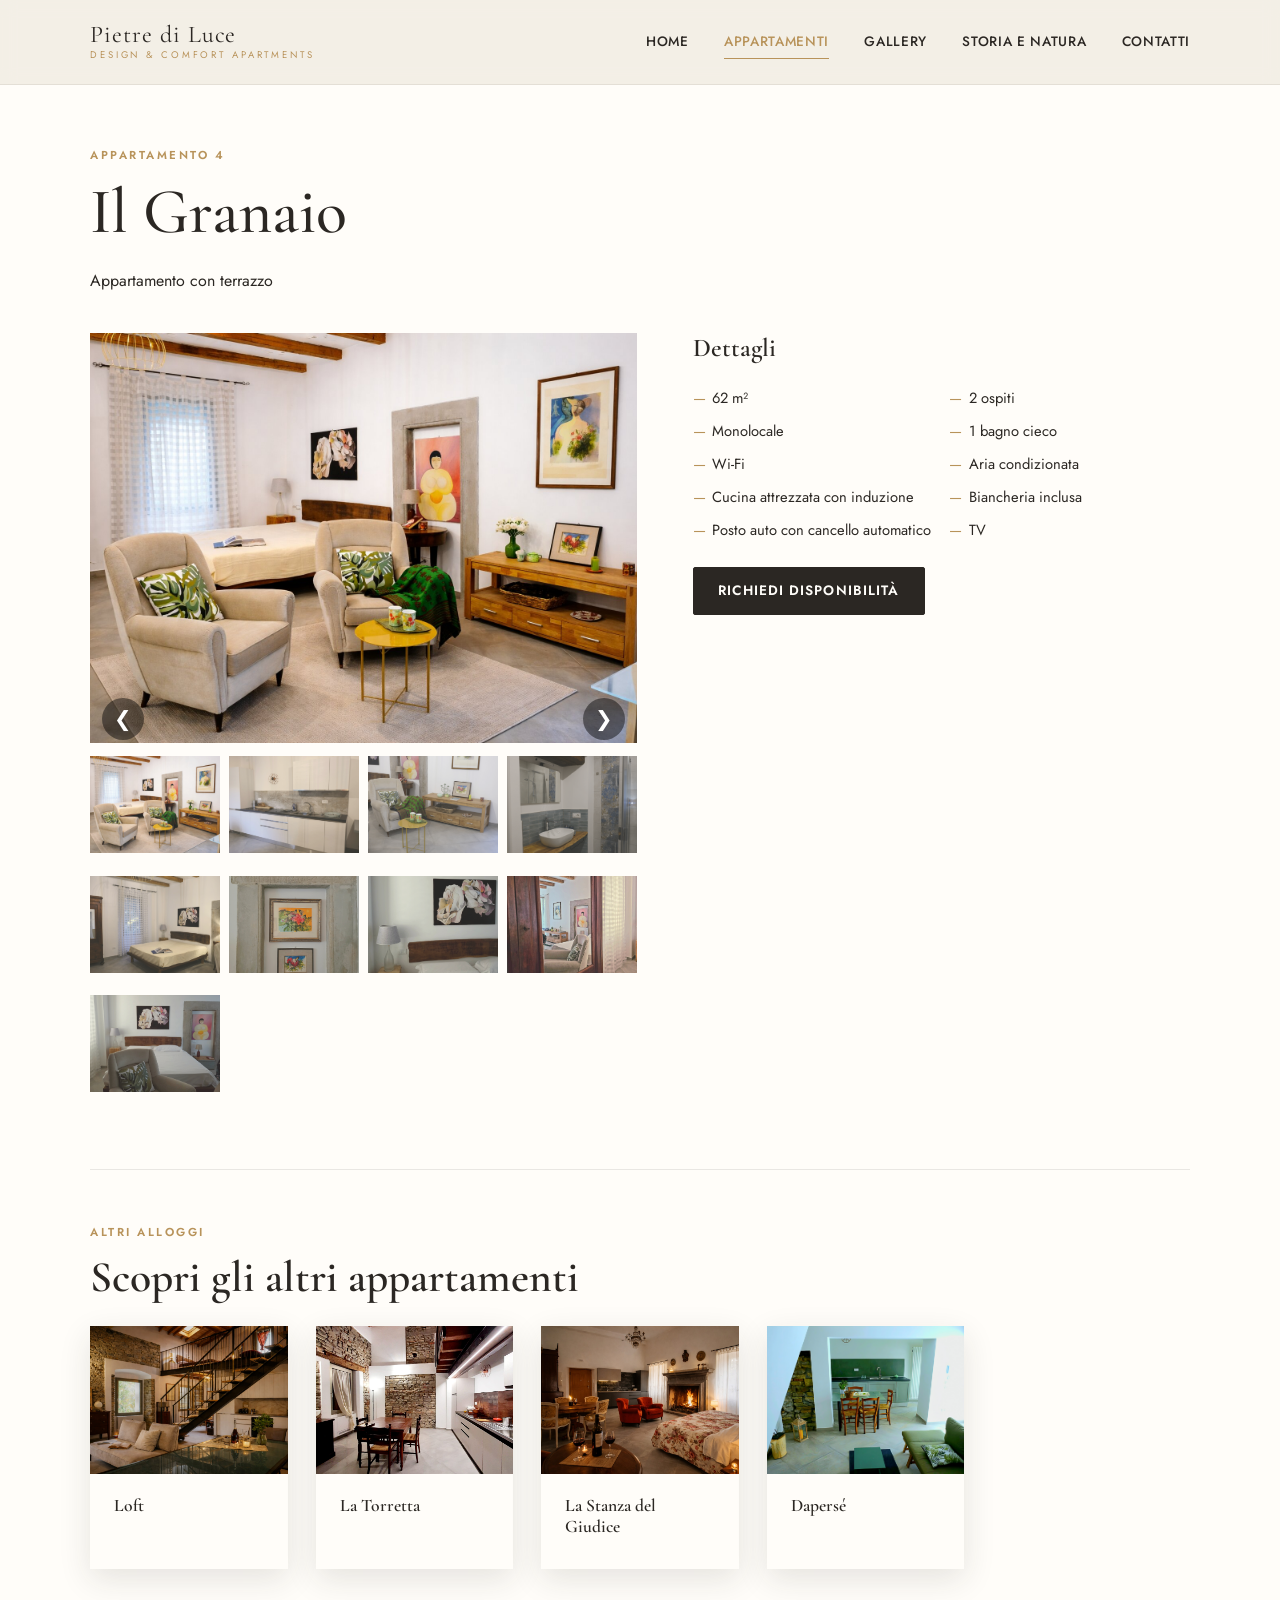
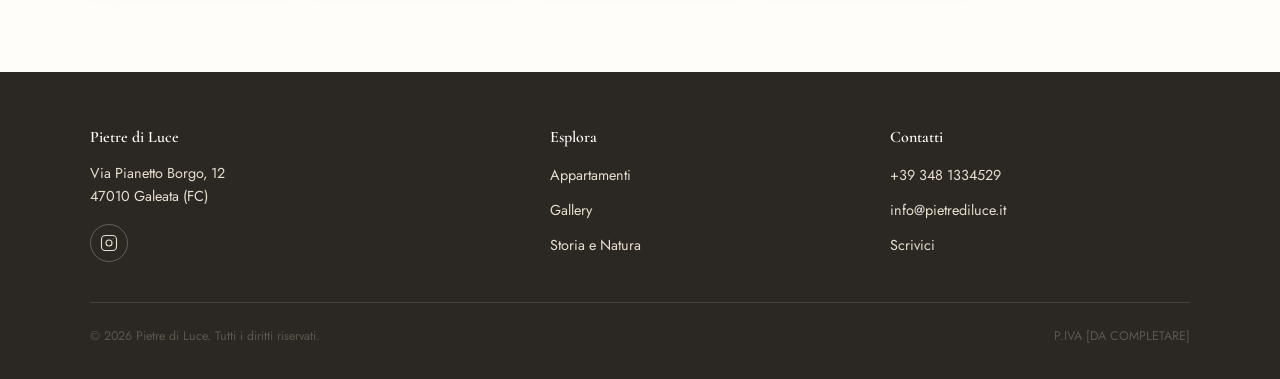
<file: appartamento4.html>
<!DOCTYPE html>
<html lang="it">
<head>
<meta charset="UTF-8">
<meta name="viewport" content="width=device-width, initial-scale=1.0">
<title>Appartamento 4 | Pietre di Luce</title>
<meta name="description" content="Appartamento 4 — Pietre di Luce, appartamenti in affitto breve.">
<link rel="preconnect" href="https://fonts.googleapis.com">
<link href="https://fonts.googleapis.com/css2?family=Cormorant+Garamond:wght@500;600;700&family=Jost:wght@400;500;600&display=swap" rel="stylesheet">
<link rel="stylesheet" href="css/style.css">
</head>
<body>

<header class="site-header">
  <div class="container">
    <a href="index.html" class="logo">Pietre di Luce<span>Design &amp; Comfort Apartments</span></a>
    <nav class="nav-principale">
      <a href="index.html">Home</a>
      <a href="appartamenti.html" class="attivo">Appartamenti</a>
      <a href="foto.html">Gallery</a>
      <!--<a href="video.html">Video</a>-->
      <a href="dintorni.html">Storia e Natura</a>
      <a href="contatti.html">Contatti</a>
    </nav>
    <button class="menu-toggle" aria-label="Apri menu"><span></span><span></span><span></span></button>
  </div>
</header>

<section class="sezione-chiara" style="padding-top:3.5rem;">
  <div class="container">
    <span class="eyebrow">Appartamento 4</span>
    <h1 style="margin-bottom:.3em;">Il Granaio</h1>
    <p style="max-width:560px; margin-bottom:2.5rem;">Appartamento con terrazzo</p>

    <div class="scheda-app">
      <div class="galleria-principale" style="position:relative;">
        <img src="immagini/appartamento4/1.jpg" alt="Appartamento 4 - foto principale" id="foto-principale">
        <button type="button" class="freccia-galleria freccia-sx" aria-label="Foto precedente" onclick="cambiaFoto(-1)" style="position:absolute; top:50%; left:12px; transform:translateY(-50%); width:42px; height:42px; border:none; border-radius:50%; background:rgba(0,0,0,.45); color:#fff; font-size:1.3rem; line-height:1; cursor:pointer; display:flex; align-items:center; justify-content:center;">&#10094;</button>
        <button type="button" class="freccia-galleria freccia-dx" aria-label="Foto successiva" onclick="cambiaFoto(1)" style="position:absolute; top:50%; right:12px; transform:translateY(-50%); width:42px; height:42px; border:none; border-radius:50%; background:rgba(0,0,0,.45); color:#fff; font-size:1.3rem; line-height:1; cursor:pointer; display:flex; align-items:center; justify-content:center;">&#10095;</button>
        <div class="galleria-thumb">
          <img src="immagini/appartamento4/1.jpg" alt="Appartamento 4 - foto 1">
          <img src="immagini/appartamento4/2.jpg" alt="Appartamento 4 - foto 2">
          <img src="immagini/appartamento4/3.jpg" alt="Appartamento 4 - foto 3">
          <img src="immagini/appartamento4/4.jpg" alt="Appartamento 4 - foto 4">
          <img src="immagini/appartamento4/5.jpg" alt="Appartamento 4 - foto 5">
          <img src="immagini/appartamento4/6.jpg" alt="Appartamento 4 - foto 6">
		  <img src="immagini/appartamento4/7.jpg" alt="Appartamento 4 - foto 7">
          <img src="immagini/appartamento4/8.jpg" alt="Appartamento 4 - foto 8">
          <img src="immagini/appartamento4/9.jpg" alt="Appartamento 4 - foto 9">          
        </div>
      </div>

      <div>
        <h3>Dettagli</h3>
        <ul class="lista-dotazioni">
          <li>62 m²</li>
		  <li>2 ospiti</li>
          <li>Monolocale</li>
          <li>1 bagno cieco</li>
          <li>Wi-Fi</li>
          <li>Aria condizionata</li>
          <li>Cucina attrezzata con induzione</li>
          <li>Biancheria inclusa</li>
          <li>Posto auto con cancello automatico</li>
          <li>TV</li>
        </ul>

        <a href="contatti.html" class="btn btn-primario">Richiedi disponibilità</a>
      </div>
    </div>

    <div class="blocco-appartamenti">
      <span class="eyebrow">Altri alloggi</span>
      <h2 style="margin-bottom:1.5rem;">Scopri gli altri appartamenti</h2>
      <div class="griglia-app" style="grid-template-columns:repeat(5,1fr);">
        <a class="card-app" href="appartamento1.html" style="text-decoration:none;">
          <div class="thumb"><img src="immagini/appartamento1/1.jpg" alt="Appartamento 1"></div>
          <div class="info"><h3 style="font-size:1.1rem;">Loft</h3></div>
        </a>
        <a class="card-app" href="appartamento2.html" style="text-decoration:none;">
          <div class="thumb"><img src="immagini/appartamento2/1.jpg" alt="Appartamento 2"></div>
          <div class="info"><h3 style="font-size:1.1rem;">La Torretta</h3></div>
        </a>
        <a class="card-app" href="appartamento3.html" style="text-decoration:none;">
          <div class="thumb"><img src="immagini/appartamento3/1.jpg" alt="Appartamento 3"></div>
          <div class="info"><h3 style="font-size:1.1rem;">La Stanza del Giudice</h3></div>
        </a>
        <a class="card-app" href="appartamento5.html" style="text-decoration:none;">
          <div class="thumb"><img src="immagini/appartamento5/1.jpg" alt="Appartamento 5"></div>
          <div class="info"><h3 style="font-size:1.1rem;">Dapersé</h3></div>
        </a>
      </div>
    </div>
  </div>
</section>

<footer class="site-footer">
  <div class="container">
    <div class="footer-griglia">
      <div>
        <h4>Pietre di Luce</h4>
        <p>Via Pianetto Borgo, 12<br>47010 Galeata (FC)</p>
        <div class="footer-social">
          <a href="https://www.instagram.com/pietrediluce_apartments/" target="_blank" rel="noopener" aria-label="Instagram">
            <svg viewBox="0 0 24 24" fill="none" stroke="currentColor" stroke-width="1.5" style="width:18px;height:18px;"><rect x="2" y="2" width="20" height="20" rx="5"/><circle cx="12" cy="12" r="4"/><circle cx="17.5" cy="6.5" r="0.6" fill="currentColor" stroke="none"/></svg>
          </a>
        </div>
      </div>
      <div>
        <h4>Esplora</h4>
        <ul>
          <li><a href="appartamenti.html">Appartamenti</a></li>
          <li><a href="foto.html">Gallery</a></li>
          <!--<li><a href="video.html">Video</a></li>-->
          <li><a href="dintorni.html">Storia e Natura</a></li>
        </ul>
      </div>
      <div>
        <h4>Contatti</h4>
        <ul>
          <li><a href="tel:+39DACOMPLETARE">+39 348 1334529</a></li>
          <li><a href="mailto:info@pietrediluce.it">info@pietrediluce.it</a></li>
          <li><a href="contatti.html">Scrivici</a></li>
        </ul>
      </div>
    </div>
    <div class="footer-bottom">
      <span>© <span id="anno"></span> Pietre di Luce. Tutti i diritti riservati.</span>
      <span>P.IVA [DA COMPLETARE]</span>
    </div>
  </div>
</footer>

<script>document.getElementById('anno').textContent = new Date().getFullYear();</script>
<script>
  (function() {
    var fotoPrincipale = document.getElementById('foto-principale');
    var thumbs = document.querySelectorAll('.galleria-thumb img');
    var indiceCorrente = 0;

    window.cambiaFoto = function(direzione) {
      if (!thumbs.length) return;
      indiceCorrente = (indiceCorrente + direzione + thumbs.length) % thumbs.length;
      fotoPrincipale.src = thumbs[indiceCorrente].src;
      fotoPrincipale.alt = thumbs[indiceCorrente].alt;
    };

    thumbs.forEach(function(thumb, i) {
      thumb.style.cursor = 'pointer';
      thumb.addEventListener('click', function() {
        indiceCorrente = i;
        fotoPrincipale.src = thumb.src;
        fotoPrincipale.alt = thumb.alt;
      });
    });
  })();
</script>
<script src="js/script.js"></script>
</body>
</html>
</file>
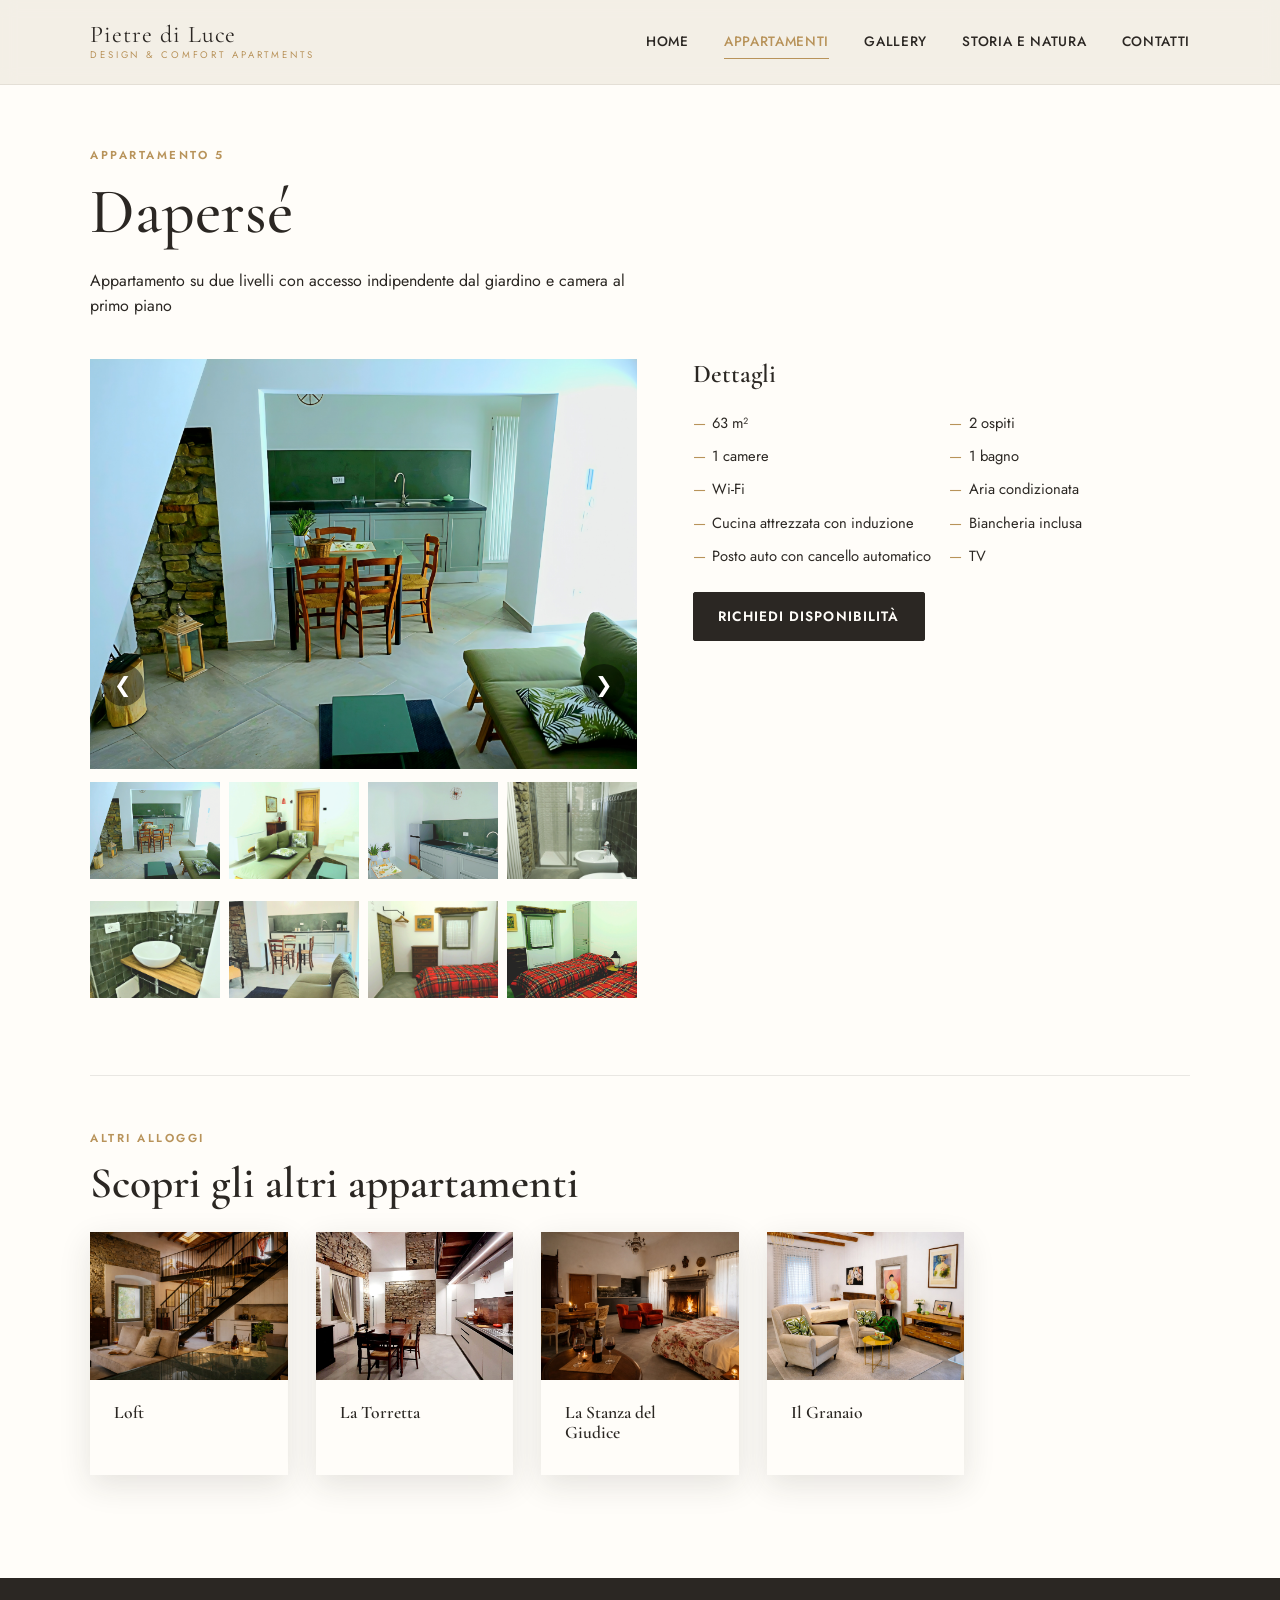
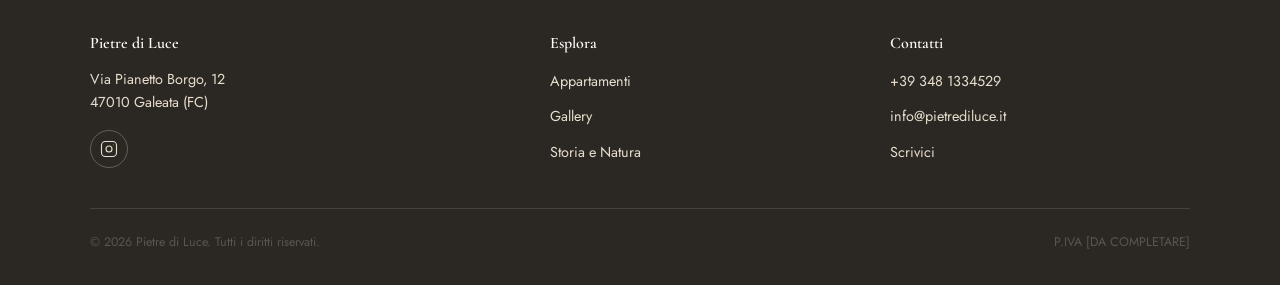
<file: appartamento5.html>
<!DOCTYPE html>
<html lang="it">
<head>
<meta charset="UTF-8">
<meta name="viewport" content="width=device-width, initial-scale=1.0">
<title>Appartamento 5 | Pietre di Luce</title>
<meta name="description" content="Appartamento 5 — Pietre di Luce, appartamenti in affitto breve.">
<link rel="preconnect" href="https://fonts.googleapis.com">
<link href="https://fonts.googleapis.com/css2?family=Cormorant+Garamond:wght@500;600;700&family=Jost:wght@400;500;600&display=swap" rel="stylesheet">
<link rel="stylesheet" href="css/style.css">
</head>
<body>

<header class="site-header">
  <div class="container">
    <a href="index.html" class="logo">Pietre di Luce<span>Design &amp; Comfort Apartments</span></a>
    <nav class="nav-principale">
      <a href="index.html">Home</a>
      <a href="appartamenti.html" class="attivo">Appartamenti</a>
      <a href="foto.html">Gallery</a>
      <!--<a href="video.html">Video</a>-->
      <a href="dintorni.html">Storia e Natura</a>
      <a href="contatti.html">Contatti</a>
    </nav>
    <button class="menu-toggle" aria-label="Apri menu"><span></span><span></span><span></span></button>
  </div>
</header>

<section class="sezione-chiara" style="padding-top:3.5rem;">
  <div class="container">
    <span class="eyebrow">Appartamento 5</span>
    <h1 style="margin-bottom:.3em;">Dapersé</h1>
    <p style="max-width:560px; margin-bottom:2.5rem;">Appartamento su due livelli con accesso indipendente dal giardino e camera al primo piano</p>

    <div class="scheda-app">
      <div class="galleria-principale" style="position:relative;">
        <img src="immagini/appartamento5/1.jpg" alt="Appartamento 5 - foto principale" id="foto-principale">
        <button type="button" class="freccia-galleria freccia-sx" aria-label="Foto precedente" onclick="cambiaFoto(-1)" style="position:absolute; top:50%; left:12px; transform:translateY(-50%); width:42px; height:42px; border:none; border-radius:50%; background:rgba(0,0,0,.45); color:#fff; font-size:1.3rem; line-height:1; cursor:pointer; display:flex; align-items:center; justify-content:center;">&#10094;</button>
        <button type="button" class="freccia-galleria freccia-dx" aria-label="Foto successiva" onclick="cambiaFoto(1)" style="position:absolute; top:50%; right:12px; transform:translateY(-50%); width:42px; height:42px; border:none; border-radius:50%; background:rgba(0,0,0,.45); color:#fff; font-size:1.3rem; line-height:1; cursor:pointer; display:flex; align-items:center; justify-content:center;">&#10095;</button>
        <div class="galleria-thumb">
          <img src="immagini/appartamento5/1.jpg" alt="Appartamento 5 - foto 1">
          <img src="immagini/appartamento5/2.jpg" alt="Appartamento 5 - foto 2">
          <img src="immagini/appartamento5/3.jpg" alt="Appartamento 5 - foto 3">
          <img src="immagini/appartamento5/4.jpg" alt="Appartamento 5 - foto 4">
          <img src="immagini/appartamento5/5.jpg" alt="Appartamento 5 - foto 5">
          <img src="immagini/appartamento5/6.jpg" alt="Appartamento 5 - foto 6">
		  <img src="immagini/appartamento5/7.jpg" alt="Appartamento 5 - foto 7">
		  <img src="immagini/appartamento5/8.jpg" alt="Appartamento 5 - foto 8">
        </div>
      </div>

      <div>
        <h3>Dettagli</h3>
        <ul class="lista-dotazioni">
		  <li>63 m²</li>
          <li>2 ospiti</li>
          <li>1 camere</li>
          <li>1 bagno</li>
          <li>Wi-Fi</li>
          <li>Aria condizionata</li>
          <li>Cucina attrezzata con induzione</li>
          <li>Biancheria inclusa</li>
          <li>Posto auto con cancello automatico</li>
          <li>TV</li>		  
        </ul>

        <a href="contatti.html" class="btn btn-primario">Richiedi disponibilità</a>
      </div>
    </div>

    <div class="blocco-appartamenti">
      <span class="eyebrow">Altri alloggi</span>
      <h2 style="margin-bottom:1.5rem;">Scopri gli altri appartamenti</h2>
      <div class="griglia-app" style="grid-template-columns:repeat(5,1fr);">
        <a class="card-app" href="appartamento1.html" style="text-decoration:none;">
          <div class="thumb"><img src="immagini/appartamento1/1.jpg" alt="Appartamento 1"></div>
          <div class="info"><h3 style="font-size:1.1rem;">Loft</h3></div>
        </a>
        <a class="card-app" href="appartamento2.html" style="text-decoration:none;">
          <div class="thumb"><img src="immagini/appartamento2/1.jpg" alt="Appartamento 2"></div>
          <div class="info"><h3 style="font-size:1.1rem;">La Torretta</h3></div>
        </a>
        <a class="card-app" href="appartamento3.html" style="text-decoration:none;">
          <div class="thumb"><img src="immagini/appartamento3/1.jpg" alt="Appartamento 3"></div>
          <div class="info"><h3 style="font-size:1.1rem;">La Stanza del Giudice</h3></div>
        </a>
        <a class="card-app" href="appartamento4.html" style="text-decoration:none;">
          <div class="thumb"><img src="immagini/appartamento4/1.jpg" alt="Appartamento 4"></div>
          <div class="info"><h3 style="font-size:1.1rem;">Il Granaio</h3></div>
        </a>
      </div>
    </div>
  </div>
</section>

<footer class="site-footer">
  <div class="container">
    <div class="footer-griglia">
      <div>
        <h4>Pietre di Luce</h4>
        <p>Via Pianetto Borgo, 12<br>47010 Galeata (FC)</p>
        <div class="footer-social">
          <a href="https://www.instagram.com/pietrediluce_apartments/" target="_blank" rel="noopener" aria-label="Instagram">
            <svg viewBox="0 0 24 24" fill="none" stroke="currentColor" stroke-width="1.5" style="width:18px;height:18px;"><rect x="2" y="2" width="20" height="20" rx="5"/><circle cx="12" cy="12" r="4"/><circle cx="17.5" cy="6.5" r="0.6" fill="currentColor" stroke="none"/></svg>
          </a>
        </div>
      </div>
      <div>
        <h4>Esplora</h4>
        <ul>
          <li><a href="appartamenti.html">Appartamenti</a></li>
          <li><a href="foto.html">Gallery</a></li>
          <!--<li><a href="video.html">Video</a></li>-->
          <li><a href="dintorni.html">Storia e Natura</a></li>
        </ul>
      </div>
      <div>
        <h4>Contatti</h4>
        <ul>
          <li><a href="tel:+39DACOMPLETARE">+39 348 1334529</a></li>
          <li><a href="mailto:info@pietrediluce.it">info@pietrediluce.it</a></li>
          <li><a href="contatti.html">Scrivici</a></li>
        </ul>
      </div>
    </div>
    <div class="footer-bottom">
      <span>© <span id="anno"></span> Pietre di Luce. Tutti i diritti riservati.</span>
      <span>P.IVA [DA COMPLETARE]</span>
    </div>
  </div>
</footer>

<script>document.getElementById('anno').textContent = new Date().getFullYear();</script>
<script>
  (function() {
    var fotoPrincipale = document.getElementById('foto-principale');
    var thumbs = document.querySelectorAll('.galleria-thumb img');
    var indiceCorrente = 0;

    window.cambiaFoto = function(direzione) {
      if (!thumbs.length) return;
      indiceCorrente = (indiceCorrente + direzione + thumbs.length) % thumbs.length;
      fotoPrincipale.src = thumbs[indiceCorrente].src;
      fotoPrincipale.alt = thumbs[indiceCorrente].alt;
    };

    thumbs.forEach(function(thumb, i) {
      thumb.style.cursor = 'pointer';
      thumb.addEventListener('click', function() {
        indiceCorrente = i;
        fotoPrincipale.src = thumb.src;
        fotoPrincipale.alt = thumb.alt;
      });
    });
  })();
</script>
<script src="js/script.js"></script>
</body>
</html>
</file>
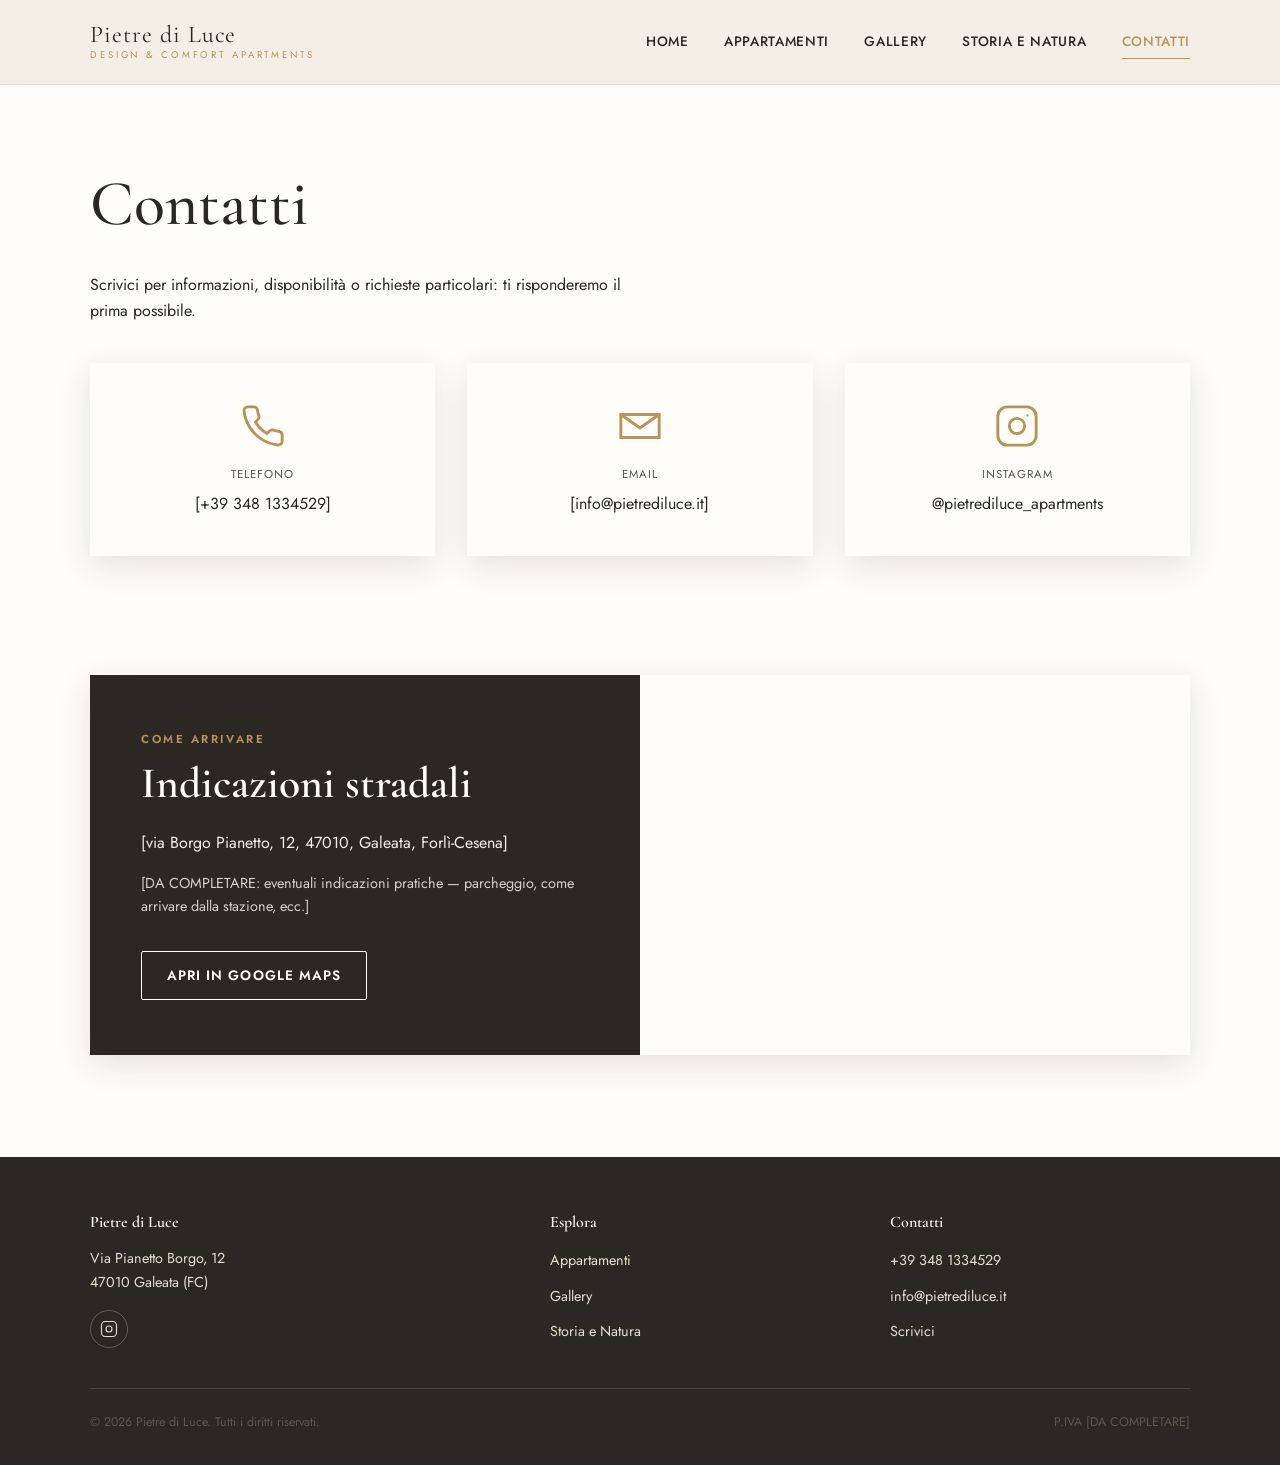
<file: contatti.html>
<!DOCTYPE html>
<html lang="it">
<head>
<meta charset="UTF-8">
<meta name="viewport" content="width=device-width, initial-scale=1.0">
<title>Contatti | Pietre di Luce</title>
<meta name="description" content="Contatta Pietre di Luce: telefono, email, Instagram e indicazioni stradali.">
<link rel="preconnect" href="https://fonts.googleapis.com">
<link href="https://fonts.googleapis.com/css2?family=Cormorant+Garamond:wght@500;600;700&family=Jost:wght@400;500;600&display=swap" rel="stylesheet">
<link rel="stylesheet" href="css/style.css">
<style>
  .icona svg { width: 100%; height: 100%; }
</style>
</head>
<body>

<header class="site-header">
  <div class="container">
    <a href="index.html" class="logo">Pietre di Luce<span>Design &amp; Comfort Apartments</span></a>
    <nav class="nav-principale">
      <a href="index.html">Home</a>
      <a href="appartamenti.html">Appartamenti</a>
      <a href="foto.html">Gallery</a>
      <!--<a href="video.html">Video</a>-->
      <a href="dintorni.html">Storia e Natura</a>
      <a href="contatti.html" class="attivo">Contatti</a>
    </nav>
    <button class="menu-toggle" aria-label="Apri menu"><span></span><span></span><span></span></button>
  </div>
</header>

<section class="sezione-chiara" style="padding-top:3.5rem; padding-bottom:1.5rem;">
  <div class="container">
    <span class="eyebrow"></span>
    <h1>Contatti</h1>
    <p style="max-width:560px;">Scrivici per informazioni, disponibilità o richieste particolari: ti risponderemo il prima possibile.</p>
  </div>
</section>

<section class="sezione-chiara" style="padding-top:0;">
  <div class="container">
    <div class="griglia-contatti">

      <div class="riquadro-contatto">
        <div class="icona">
          <svg viewBox="0 0 24 24" fill="none" stroke="currentColor" stroke-width="1.5"><path d="M22 16.92v3a2 2 0 0 1-2.18 2 19.79 19.79 0 0 1-8.63-3.07 19.5 19.5 0 0 1-6-6 19.79 19.79 0 0 1-3.07-8.67A2 2 0 0 1 4.11 2h3a2 2 0 0 1 2 1.72c.127.96.361 1.903.7 2.81a2 2 0 0 1-.45 2.11L8.09 9.91a16 16 0 0 0 6 6l1.27-1.27a2 2 0 0 1 2.11-.45c.907.339 1.85.573 2.81.7A2 2 0 0 1 22 16.92z"/></svg>
        </div>
        <span class="etichetta">Telefono</span>
        <a href="tel:+39DACOMPLETARE">[+39 348 1334529]</a>
      </div>

      <div class="riquadro-contatto">
        <div class="icona">
          <svg viewBox="0 0 24 24" fill="none" stroke="currentColor" stroke-width="1.5"><path d="M4 4h16v16H4z" opacity="0"/><path d="M22 6l-10 7L2 6"/><path d="M2 6h20v12H2z"/></svg>
        </div>
        <span class="etichetta">Email</span>
        <a href="mailto:info@pietrediluce.it">[info@pietrediluce.it]</a>
      </div>

      <div class="riquadro-contatto">
        <div class="icona">
          <svg viewBox="0 0 24 24" fill="none" stroke="currentColor" stroke-width="1.5"><rect x="2" y="2" width="20" height="20" rx="5"/><circle cx="12" cy="12" r="4"/><circle cx="17.5" cy="6.5" r="0.6" fill="currentColor" stroke="none"/></svg>
        </div>
        <span class="etichetta">Instagram</span>
        <a href="https://www.instagram.com/pietrediluce_apartments/" target="_blank" rel="noopener">@pietrediluce_apartments</a>
      </div>

    </div>
  </div>
</section>

<section class="sezione-chiara" id="mappa" style="padding-top:1rem;">
  <div class="container">
    <div class="blocco-mappa">
      <div class="testo-mappa">
        <span class="eyebrow">Come arrivare</span>
        <h2>Indicazioni stradali</h2>
        <p>[via Borgo Pianetto, 12, 47010, Galeata, Forlì-Cesena]</p>
        <p style="font-size:.9rem; opacity:.85;">[DA COMPLETARE: eventuali indicazioni pratiche — parcheggio, come arrivare dalla stazione, ecc.]</p>		
		<a href="https://maps.app.goo.gl/2PebWPgLV5CVthocA" target="_blank" rel="noopener" class="btn btn-chiaro">Apri in Google Maps</a>
		<!-- <a href="https://www.google.com/maps/place/Via+Borgo+Pianetto+12,+Galeata,+FC" target="_blank" rel="noopener" class="btn btn-chiaro">Apri in Google Maps</a>
		 -->
        <!--<a href="https://maps.app.goo.gl/7TXaHnc5DXvVM8oQ8" target="_blank" rel="noopener" class="btn btn-chiaro">Apri in Google Maps</a>-->
      </div>
      <iframe
        src="https://www.google.com/maps?q=Italia&output=embed"
        allowfullscreen loading="lazy" referrerpolicy="no-referrer-when-downgrade"
        title="Mappa Pietre di Luce"></iframe>
    </div>
  </div>
</section>

<footer class="site-footer">
  <div class="container">
    <div class="footer-griglia">
      <div>
        <h4>Pietre di Luce</h4>
        <p>Via Pianetto Borgo, 12<br>47010 Galeata (FC)</p>
        <div class="footer-social">
          <a href="https://www.instagram.com/pietrediluce_apartments/" target="_blank" rel="noopener" aria-label="Instagram">
            <svg viewBox="0 0 24 24" fill="none" stroke="currentColor" stroke-width="1.5" style="width:18px;height:18px;"><rect x="2" y="2" width="20" height="20" rx="5"/><circle cx="12" cy="12" r="4"/><circle cx="17.5" cy="6.5" r="0.6" fill="currentColor" stroke="none"/></svg>
          </a>
        </div>
      </div>
      <div>
        <h4>Esplora</h4>
        <ul>
          <li><a href="appartamenti.html">Appartamenti</a></li>
          <li><a href="foto.html">Gallery</a></li>
          <!--<li><a href="video.html">Video</a></li>-->
          <li><a href="dintorni.html">Storia e Natura</a></li>
        </ul>
      </div>
      <div>
        <h4>Contatti</h4>
        <ul>
          <li><a href="tel:+39DACOMPLETARE">+39 348 1334529</a></li>
          <li><a href="mailto:info@pietrediluce.it">info@pietrediluce.it</a></li>
          <li><a href="contatti.html">Scrivici</a></li>
        </ul>
      </div>
    </div>
    <div class="footer-bottom">
      <span>© <span id="anno"></span> Pietre di Luce. Tutti i diritti riservati.</span>
      <span>P.IVA [DA COMPLETARE]</span>
    </div>
  </div>
</footer>

<script>document.getElementById('anno').textContent = new Date().getFullYear();</script>
<script src="js/script.js"></script>
</body>
</html>
</file>
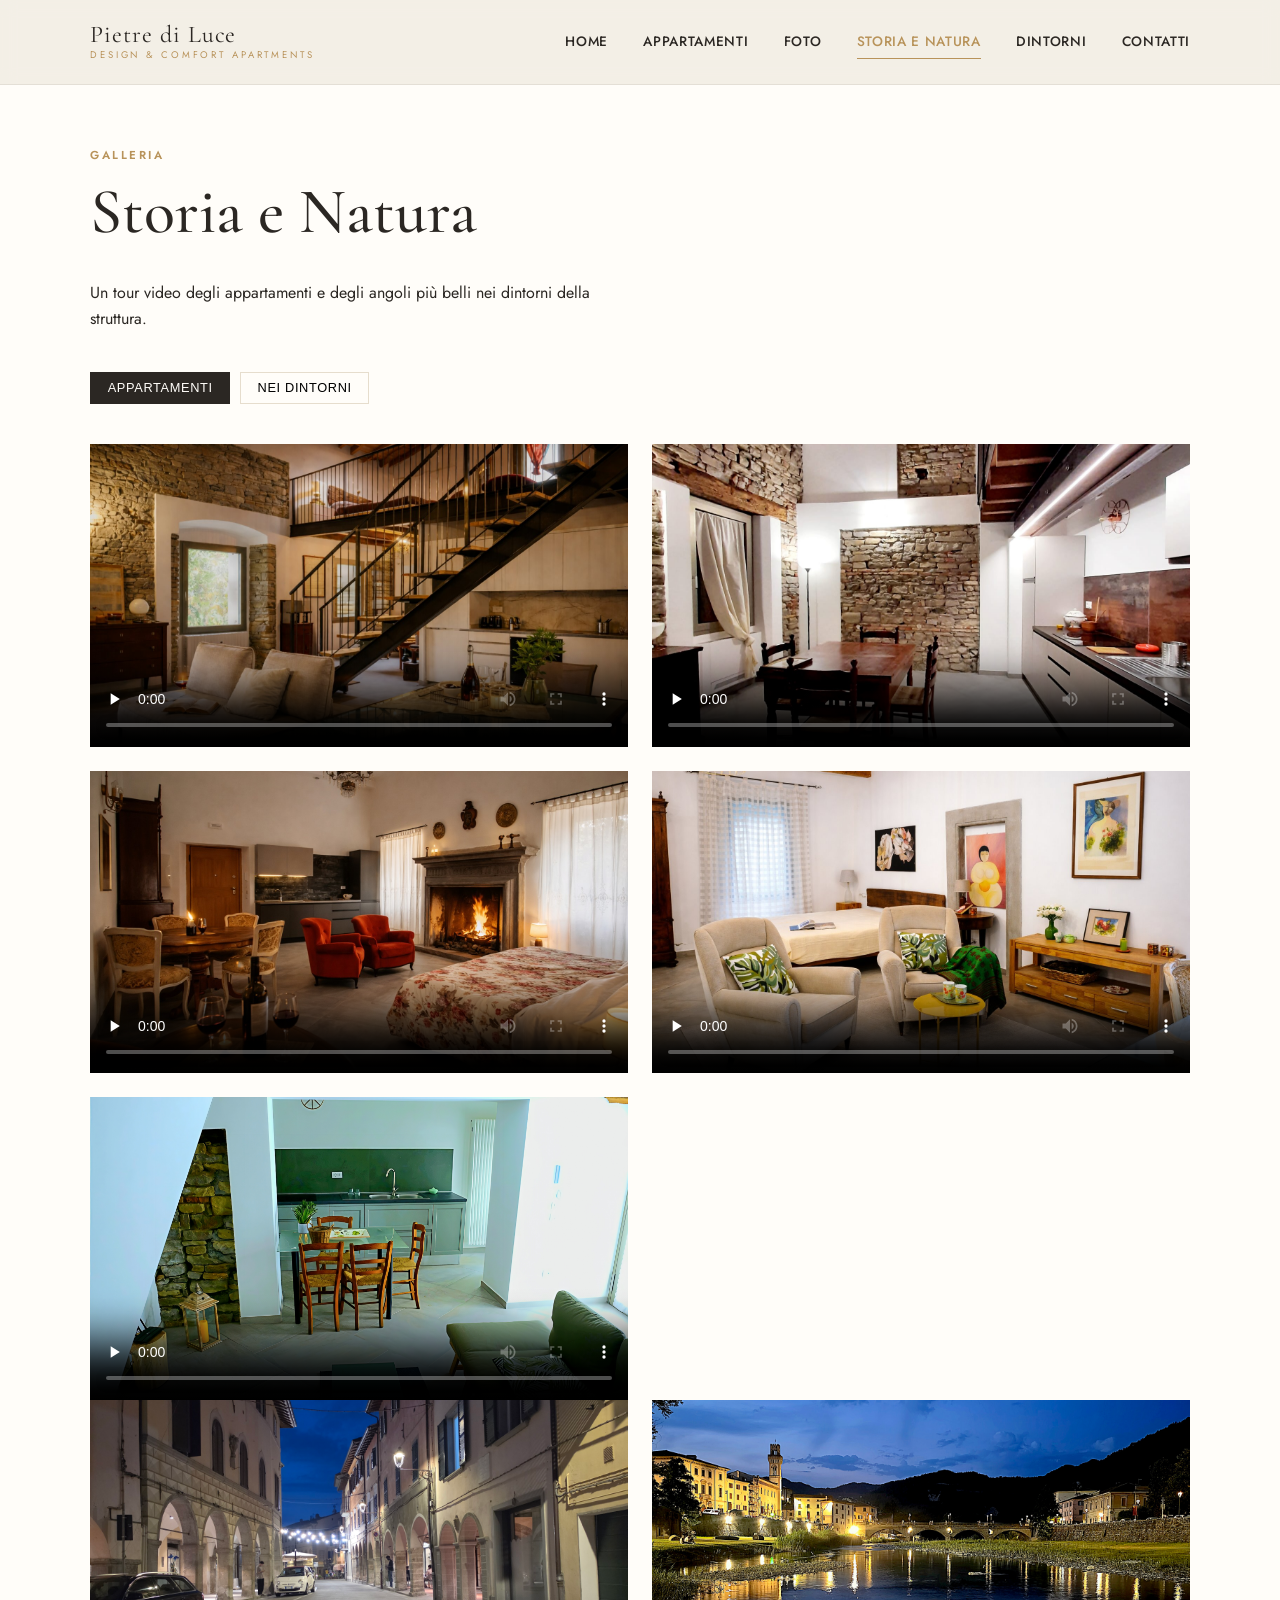
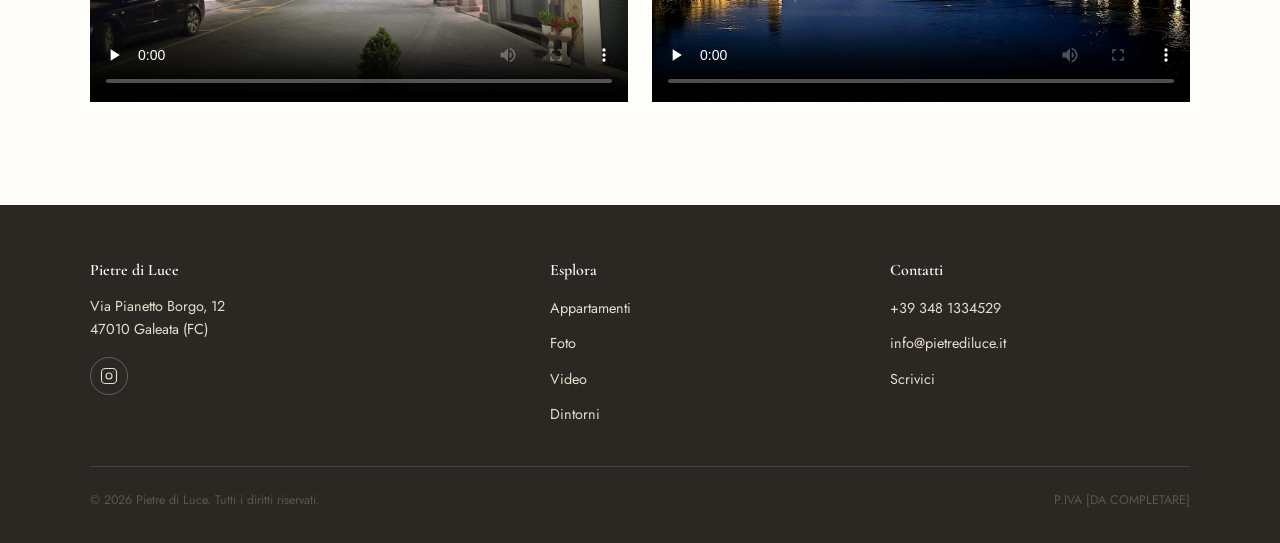
<file: video.html>
<!DOCTYPE html>
<html lang="it">
<head>
<meta charset="UTF-8">
<meta name="viewport" content="width=device-width, initial-scale=1.0">
<title>Video | Pietre di Luce</title>
<meta name="description" content="Video di Pietre di Luce: tour degli appartamenti e dei dintorni.">
<link rel="preconnect" href="https://fonts.googleapis.com">
<link href="https://fonts.googleapis.com/css2?family=Cormorant+Garamond:wght@500;600;700&family=Jost:wght@400;500;600&display=swap" rel="stylesheet">
<link rel="stylesheet" href="css/style.css">
</head>
<body>

<header class="site-header">
  <div class="container">
    <a href="index.html" class="logo">Pietre di Luce<span>Design &amp; Comfort Apartments</span></a>
    <nav class="nav-principale">
      <a href="index.html">Home</a>
      <a href="appartamenti.html">Appartamenti</a>
      <a href="foto.html">Foto</a>
      <a href="video.html" class="attivo">Storia e Natura</a>
      <a href="dintorni.html">Dintorni</a>
      <a href="contatti.html">Contatti</a>
    </nav>
    <button class="menu-toggle" aria-label="Apri menu"><span></span><span></span><span></span></button>
  </div>
</header>

<section class="sezione-chiara" style="padding-top:3.5rem; padding-bottom:1.5rem;">
  <div class="container">
    <span class="eyebrow">Galleria</span>
    <h1>Storia e Natura</h1>
    <p style="max-width:560px;">Un tour video degli appartamenti e degli angoli più belli nei dintorni della struttura.</p>
  </div>
</section>

<section class="sezione-chiara" style="padding-top:0;">
  <div class="container">

    <div class="tab-cartelle">
      <button data-target="cart-video-app" class="attivo">Appartamenti</button>
      <button data-target="cart-video-dintorni">Nei dintorni</button>
    </div>

    <div id="cart-video-app" class="cartella-video griglia-video attiva">
      <div class="riquadro-video">
        <video controls preload="none" poster="immagini/appartamento1/1.jpg">
          <source src="video/appartamenti/appartamento1.mp4" type="video/mp4">
        </video>
      </div>
      <div class="riquadro-video">
        <video controls preload="none" poster="immagini/appartamento2/1.jpg">
          <source src="video/appartamenti/appartamento2.mp4" type="video/mp4">
        </video>
      </div>
      <div class="riquadro-video">
        <video controls preload="none" poster="immagini/appartamento3/1.jpg">
          <source src="video/appartamenti/appartamento3.mp4" type="video/mp4">
        </video>
      </div>
      <div class="riquadro-video">
        <video controls preload="none" poster="immagini/appartamento4/1.jpg">
          <source src="video/appartamenti/appartamento4.mp4" type="video/mp4">
        </video>
      </div>
      <div class="riquadro-video">
        <video controls preload="none" poster="immagini/appartamento5/1.jpg">
          <source src="video/appartamenti/appartamento5.mp4" type="video/mp4">
        </video>
      </div>
    </div>

    <div id="cart-video-dintorni" class="cartella-video griglia-video">
      <div class="riquadro-video">
        <video controls preload="none" poster="immagini/dintorni/1.jpg">
          <source src="video/dintorni/dintorni1.mp4" type="video/mp4">
        </video>
      </div>
      <div class="riquadro-video">
        <video controls preload="none" poster="immagini/dintorni/2.jpg">
          <source src="video/dintorni/dintorni2.mp4" type="video/mp4">
        </video>
      </div>
    </div>

  </div>
</section>

<footer class="site-footer">
  <div class="container">
    <div class="footer-griglia">
      <div>
        <h4>Pietre di Luce</h4>
        <p>Via Pianetto Borgo, 12<br>47010 Galeata (FC)</p>
        <div class="footer-social">
          <a href="https://www.instagram.com/pietrediluce_apartments/" target="_blank" rel="noopener" aria-label="Instagram">
            <svg viewBox="0 0 24 24" fill="none" stroke="currentColor" stroke-width="1.5" style="width:18px;height:18px;"><rect x="2" y="2" width="20" height="20" rx="5"/><circle cx="12" cy="12" r="4"/><circle cx="17.5" cy="6.5" r="0.6" fill="currentColor" stroke="none"/></svg>
          </a>
        </div>
      </div>
      <div>
        <h4>Esplora</h4>
        <ul>
          <li><a href="appartamenti.html">Appartamenti</a></li>
          <li><a href="foto.html">Foto</a></li>
          <li><a href="video.html">Video</a></li>
          <li><a href="dintorni.html">Dintorni</a></li>
        </ul>
      </div>
      <div>
        <h4>Contatti</h4>
        <ul>
          <li><a href="tel:+39DACOMPLETARE">+39 348 1334529</a></li>
          <li><a href="mailto:info@pietrediluce.it">info@pietrediluce.it</a></li>
          <li><a href="contatti.html">Scrivici</a></li>
        </ul>
      </div>
    </div>
    <div class="footer-bottom">
      <span>© <span id="anno"></span> Pietre di Luce. Tutti i diritti riservati.</span>
      <span>P.IVA [DA COMPLETARE]</span>
    </div>
  </div>
</footer>

<script>document.getElementById('anno').textContent = new Date().getFullYear();</script>
<script src="js/script.js"></script>
</body>
</html>
</file>
<file: css/style.css>
/* =========================================================
   PIETRE DI LUCE — foglio di stile principale
   Palette: pietra chiara, tortora, oro caldo (luce)
   ========================================================= */

:root {
  --pietra-chiara: #f3efe7;
  --pietra-media: #e6ddcd;
  --pietra-scura: #2b2723;
  --tortora: #5b564c;
  --oro: #b8935a;
  --oro-chiaro: #d8b98a;
  --bianco: #fffdf9;
  --ombra: 0 10px 30px rgba(43, 39, 35, 0.12);

  --font-display: 'Cormorant Garamond', 'Georgia', serif;
  --font-corpo: 'Jost', 'Helvetica Neue', Arial, sans-serif;

  --max-width: 1180px;
}

* {
  box-sizing: border-box;
}

html {
  scroll-behavior: smooth;
}

body {
  margin: 0;
  background: var(--pietra-chiara);
  color: var(--pietra-scura);
  font-family: var(--font-corpo);
  font-size: 16px;
  line-height: 1.6;
  -webkit-font-smoothing: antialiased;
}

img {
  max-width: 100%;
  display: block;
}

a {
  color: inherit;
  text-decoration: none;
}

h1, h2, h3, h4 {
  font-family: var(--font-display);
  font-weight: 600;
  line-height: 1.15;
  margin: 0 0 .5em;
  color: var(--pietra-scura);
}

h1 { font-size: clamp(2.4rem, 5vw, 4.2rem); font-weight: 500; }
h2 { font-size: clamp(1.9rem, 3.4vw, 2.8rem); }
h3 { font-size: clamp(1.3rem, 2vw, 1.6rem); }

p { margin: 0 0 1em; }

.container {
  max-width: var(--max-width);
  margin: 0 auto;
  padding: 0 clamp(1.25rem, 4vw, 2.5rem);
}

.eyebrow {
  display: inline-block;
  text-transform: uppercase;
  letter-spacing: .22em;
  font-size: .72rem;
  color: var(--oro);
  margin-bottom: .9em;
  font-weight: 600;
}

.btn {
  display: inline-flex;
  align-items: center;
  gap: .5em;
  padding: .9em 1.8em;
  border-radius: 2px;
  font-size: .85rem;
  letter-spacing: .08em;
  text-transform: uppercase;
  font-weight: 600;
  transition: all .25s ease;
  border: 1px solid var(--pietra-scura);
  cursor: pointer;
}

.btn-primario {
  background: var(--pietra-scura);
  color: var(--bianco);
}
.btn-primario:hover { background: var(--oro); border-color: var(--oro); }

.btn-outline {
  background: transparent;
  color: var(--pietra-scura);
}
.btn-outline:hover { background: var(--pietra-scura); color: var(--bianco); }

.btn-chiaro {
  border-color: var(--bianco);
  color: var(--bianco);
}
.btn-chiaro:hover { background: var(--bianco); color: var(--pietra-scura); }

/* ---------- HEADER ---------- */

.site-header {
  position: sticky;
  top: 0;
  z-index: 100;
  background: rgba(243, 239, 231, 0.92);
  backdrop-filter: blur(8px);
  border-bottom: 1px solid rgba(43, 39, 35, 0.08);
}

.site-header .container {
  position: relative;
  display: flex;
  align-items: center;
  justify-content: space-between;
  height: 84px;
}

.logo {
  font-family: var(--font-display);
  font-size: 1.5rem;
  letter-spacing: .04em;
  display: flex;
  flex-direction: column;
  line-height: 1;
}
.logo span {
  font-family: var(--font-corpo);
  font-size: .6rem;
  letter-spacing: .3em;
  text-transform: uppercase;
  color: var(--oro);
  margin-top: .4em;
}

.nav-principale {
  display: flex;
  align-items: center;
  gap: 2.2rem;
}

.nav-principale a {
  font-size: .85rem;
  letter-spacing: .05em;
  text-transform: uppercase;
  font-weight: 500;
  position: relative;
  padding: .3em 0;
}

.nav-principale a::after {
  content: '';
  position: absolute;
  left: 0; right: 0; bottom: -2px;
  height: 1px;
  background: var(--oro);
  transform: scaleX(0);
  transform-origin: right;
  transition: transform .25s ease;
}
.nav-principale a:hover::after,
.nav-principale a.attivo::after {
  transform: scaleX(1);
  transform-origin: left;
}

.nav-principale a.attivo { color: var(--oro); }

.menu-toggle {
  display: none;
  flex-direction: column;
  gap: 5px;
  background: none;
  border: none;
  cursor: pointer;
  padding: .5em;
}
.menu-toggle span {
  width: 26px;
  height: 2px;
  background: var(--pietra-scura);
  transition: all .25s ease;
}

/* ---------- HERO ---------- */

.hero {
  position: relative;
  min-height: 88vh;
  display: flex;
  align-items: flex-end;
  color: var(--bianco);
  background: linear-gradient(180deg, rgba(43,39,35,.25), rgba(43,39,35,.75)),
              url('../immagini/logo/copertina.jpg') center/cover no-repeat;
  background-color: var(--tortora);
}

.hero .container {
  padding-bottom: 4.5rem;
  width: 100%;
}

.hero-testo { max-width: 640px; }

.hero h1 {
  color: var(--bianco);
}

.hero p.intro {
  font-size: 1.1rem;
  max-width: 480px;
  opacity: .92;
}

.hero-azioni {
  display: flex;
  gap: 1rem;
  margin-top: 1.6rem;
  flex-wrap: wrap;
}

/* ---------- SEZIONI GENERICHE ---------- */

section { padding: clamp(3.5rem, 8vw, 6.5rem) 0; }

.sezione-intro {
  max-width: 640px;
  margin-bottom: 3rem;
}

.sezione-chiara { background: var(--bianco); }
.sezione-scura {
  background: var(--pietra-scura);
  color: var(--pietra-chiara);
}
.sezione-scura h2, .sezione-scura h3 { color: var(--bianco); }
.sezione-scura .eyebrow { color: var(--oro-chiaro); }

/* ---------- GRIGLIA APPARTAMENTI (home) ---------- */

.griglia-app {
  display: grid;
  grid-template-columns: repeat(3, 1fr);
  gap: 1.75rem;
}

.card-app {
  background: var(--bianco);
  box-shadow: var(--ombra);
  overflow: hidden;
  display: flex;
  flex-direction: column;
  transition: transform .3s ease;
}
.card-app:hover { transform: translateY(-6px); }

.card-app .thumb {
  aspect-ratio: 4/3;
  overflow: hidden;
  background: var(--pietra-media);
}
.card-app .thumb img {
  width: 100%; height: 100%; object-fit: cover;
  transition: transform .5s ease;
}
.card-app:hover .thumb img { transform: scale(1.06); }

.card-app .info p {
    color: #444;
}

.card-app .info { padding: 1.4rem 1.5rem 1.7rem; flex: 1; display: flex; flex-direction: column; }
.card-app .info h3 { margin-bottom: .3em; }
.card-app .tag-riga {
  display: flex; gap: .6rem; flex-wrap: wrap;
  font-size: .75rem; text-transform: uppercase; letter-spacing: .05em;
  color: var(--tortora); margin-bottom: .8em;
}
.card-app .tag-riga span::after { content: '·'; margin-left: .6rem; color: var(--oro); }
.card-app .tag-riga span:last-child::after { content: ''; }
.card-app .link-scopri {
  margin-top: auto;
  font-size: .8rem; text-transform: uppercase; letter-spacing: .08em; font-weight: 600;
  color: var(--pietra-scura); border-bottom: 1px solid var(--oro); padding-bottom: 2px; align-self: flex-start;
}

/* ---------- CARATTERISTICHE / SERVIZI ---------- */

.griglia-servizi {
  display: grid;
  grid-template-columns: repeat(4, 1fr);
  gap: 2rem;
}
.servizio { text-align: left; }
.servizio .numero {
  font-family: var(--font-display);
  font-size: 2.2rem;
  color: var(--oro);
  margin-bottom: .2em;
  display: block;
}

/* ---------- PAGINA APPARTAMENTO ---------- */

.scheda-app {
  display: grid;
  grid-template-columns: 1.1fr 1fr;
  gap: 3.5rem;
  align-items: start;
}
.scheda-app .galleria-principale img {
  width: 100%;
  aspect-ratio: 4/3;
  object-fit: cover;
  margin-bottom: .8rem;
}
.galleria-thumb {
  display: grid;
  grid-template-columns: repeat(4, 1fr);
  gap: .6rem;
}
.galleria-thumb img {
  aspect-ratio: 1/1;
  object-fit: cover;
  cursor: pointer;
  opacity: .85;
  transition: opacity .2s;
}
.galleria-thumb img:hover { opacity: 1; }

.lista-dotazioni {
  list-style: none;
  padding: 0;
  margin: 1.5rem 0;
  display: grid;
  grid-template-columns: 1fr 1fr;
  gap: .6rem 1rem;
}
.lista-dotazioni li {
  font-size: .92rem;
  padding-left: 1.3em;
  position: relative;
}
.lista-dotazioni li::before {
  content: '—';
  position: absolute; left: 0; color: var(--oro);
}

.blocco-appartamenti {
  border-top: 1px solid rgba(43,39,35,.1);
  margin-top: 4rem;
  padding-top: 3rem;
}

/* ---------- GALLERIA FOTO/VIDEO ---------- */

.tab-cartelle {
  display: flex;
  flex-wrap: wrap;
  gap: .6rem;
  margin-bottom: 2.5rem;
}
.tab-cartelle button {
  background: var(--bianco);
  border: 1px solid var(--pietra-media);
  padding: .6em 1.3em;
  font-size: .8rem;
  text-transform: uppercase;
  letter-spacing: .05em;
  cursor: pointer;
  transition: all .2s;
}
.tab-cartelle button.attivo,
.tab-cartelle button:hover {
  background: var(--pietra-scura);
  color: var(--bianco);
  border-color: var(--pietra-scura);
}

.griglia-foto {
  display: grid;
  grid-template-columns: repeat(4, 1fr);
  gap: .8rem;
}
.griglia-foto figure {
  margin: 0;
  aspect-ratio: 1/1;
  overflow: hidden;
  cursor: pointer;
}
.griglia-foto img {
  width: 100%; height: 100%; object-fit: cover;
  transition: transform .4s ease;
}
.griglia-foto figure:hover img { transform: scale(1.08); }

.cartella-video { display: none; }
.cartella-video.attiva { display: grid; }
.cartella-foto { display: none; }
.cartella-foto.attiva { display: grid; }

.griglia-video {
  display: grid;
  grid-template-columns: repeat(2, 1fr);
  gap: 1.5rem;
}
.riquadro-video {
  position: relative;
  aspect-ratio: 16/9;
  background: var(--pietra-scura);
  overflow: hidden;
}
.riquadro-video video {
  width: 100%; height: 100%; object-fit: cover;
}

/* lightbox */
.lightbox {
  position: fixed; inset: 0; background: rgba(20,18,16,.94);
  display: none; align-items: center; justify-content: center;
  z-index: 1000; padding: 2rem;
}
.lightbox.aperta { display: flex; }
.lightbox img { max-width: 92vw; max-height: 86vh; object-fit: contain; }
.lightbox-chiudi {
  position: absolute; top: 1.5rem; right: 1.8rem;
  color: var(--bianco); font-size: 2rem; background: none; border: none; cursor: pointer;
  line-height: 1;
}

/* ---------- MAPPA / DINTORNI ---------- */

.blocco-mappa {
  display: grid;
  grid-template-columns: 1fr 1fr;
  gap: 0;
  box-shadow: var(--ombra);
}
.blocco-mappa iframe {
  width: 100%; height: 100%; min-height: 380px; border: 0;
}
.blocco-mappa .testo-mappa {
  background: var(--pietra-scura);
  color: var(--pietra-chiara);
  padding: clamp(2rem, 4vw, 3.5rem);
  display: flex; flex-direction: column; justify-content: center;
}
.blocco-mappa .testo-mappa h2 { color: var(--bianco); }
.blocco-mappa .testo-mappa a.btn { margin-top: 1.2rem; align-self: flex-start; }

/* ---------- CONTATTI ---------- */

.griglia-contatti {
  display: grid;
  grid-template-columns: repeat(3, 1fr);
  gap: 2rem;
  text-align: center;
}
.riquadro-contatto {
  background: var(--bianco);
  padding: 2.5rem 1.5rem;
  box-shadow: var(--ombra);
}
.riquadro-contatto .icona {
  width: 46px; height: 46px; margin: 0 auto 1rem;
  color: var(--oro);
}
.riquadro-contatto a, .riquadro-contatto p { font-size: 1rem; }
.riquadro-contatto .etichetta {
  text-transform: uppercase; letter-spacing: .08em; font-size: .72rem;
  color: var(--tortora); margin-bottom: .6em; display: block;
}

/* ---------- FOOTER ---------- */

.site-footer {
  background: var(--pietra-scura);
  color: var(--pietra-media);
  padding: 3.5rem 0 2rem;
}
.footer-griglia {
  display: grid;
  grid-template-columns: 1.4fr 1fr 1fr;
  gap: 2.5rem;
  margin-bottom: 2.5rem;
}
.footer-griglia h4 { color: var(--bianco); font-size: 1rem; margin-bottom: 1em; }
.footer-griglia a, .footer-griglia p { font-size: .9rem; color: var(--pietra-media); }
.footer-griglia ul { list-style: none; padding: 0; margin: 0; display: flex; flex-direction: column; gap: .6em; }
.footer-social {
  display: flex; gap: .9rem; margin-top: 1rem;
}
.footer-social a {
  width: 38px; height: 38px; border: 1px solid rgba(255,255,255,.25);
  display: flex; align-items: center; justify-content: center; border-radius: 50%;
  transition: all .2s;
}
.footer-social a:hover { background: var(--oro); border-color: var(--oro); }
.footer-bottom {
  border-top: 1px solid rgba(255,255,255,.12);
  padding-top: 1.5rem;
  font-size: .78rem;
  color: var(--tortora);
  display: flex; justify-content: space-between; flex-wrap: wrap; gap: .5rem;
}

/* ---------- RESPONSIVE ---------- */

@media (max-width: 980px) {
  .griglia-app { grid-template-columns: repeat(2, 1fr); }
  .griglia-servizi { grid-template-columns: repeat(2, 1fr); }
  .scheda-app { grid-template-columns: 1fr; gap: 2rem; }
  .blocco-mappa { grid-template-columns: 1fr; }
  .blocco-mappa iframe { min-height: 320px; }
  .griglia-contatti { grid-template-columns: 1fr; }
  .footer-griglia { grid-template-columns: 1fr 1fr; }
}

@media (max-width: 760px) {
  .nav-principale {
    position: absolute;
    top: calc(100% + 12px);
    right: clamp(1.25rem, 4vw, 2.5rem);
    background: var(--bianco);
    flex-direction: column;
    align-items: stretch;
    min-width: 210px;
    padding: 1.1rem 0;
    gap: 0;
    box-shadow: var(--ombra);
    border-radius: 4px;
    transform-origin: top right;
    transform: scale(.96);
    opacity: 0;
    visibility: hidden;
    transition: transform .2s ease, opacity .2s ease, visibility .2s;
  }
  .nav-principale.aperto {
    transform: scale(1);
    opacity: 1;
    visibility: visible;
  }
  .nav-principale a {
    font-size: 1rem;
    padding: .75em 1.6em;
  }
  .nav-principale a::after { display: none; }
  .nav-principale a.attivo,
  .nav-principale a:hover {
    background: var(--pietra-chiara);
    color: var(--oro);
  }
  .menu-toggle {
    display: flex;
    position: relative;
    z-index: 101;
  }
  .menu-toggle.attivo span:nth-child(1) { transform: translateY(7px) rotate(45deg); }
  .menu-toggle.attivo span:nth-child(2) { opacity: 0; }
  .menu-toggle.attivo span:nth-child(3) { transform: translateY(-7px) rotate(-45deg); }

  .hero { min-height: 78vh; }
  .griglia-app { grid-template-columns: 1fr; }
  .griglia-servizi { grid-template-columns: 1fr 1fr; gap: 1.5rem; }
  .griglia-foto { grid-template-columns: repeat(2, 1fr); }
  .griglia-video { grid-template-columns: 1fr; }
  .footer-griglia { grid-template-columns: 1fr; gap: 1.8rem; }
  .lista-dotazioni { grid-template-columns: 1fr; }
}

@media (max-width: 480px) {
  .site-header .container { height: 70px; }
  .hero-azioni { flex-direction: column; align-items: stretch; }
  .hero-azioni .btn { justify-content: center; }
}
</file>
